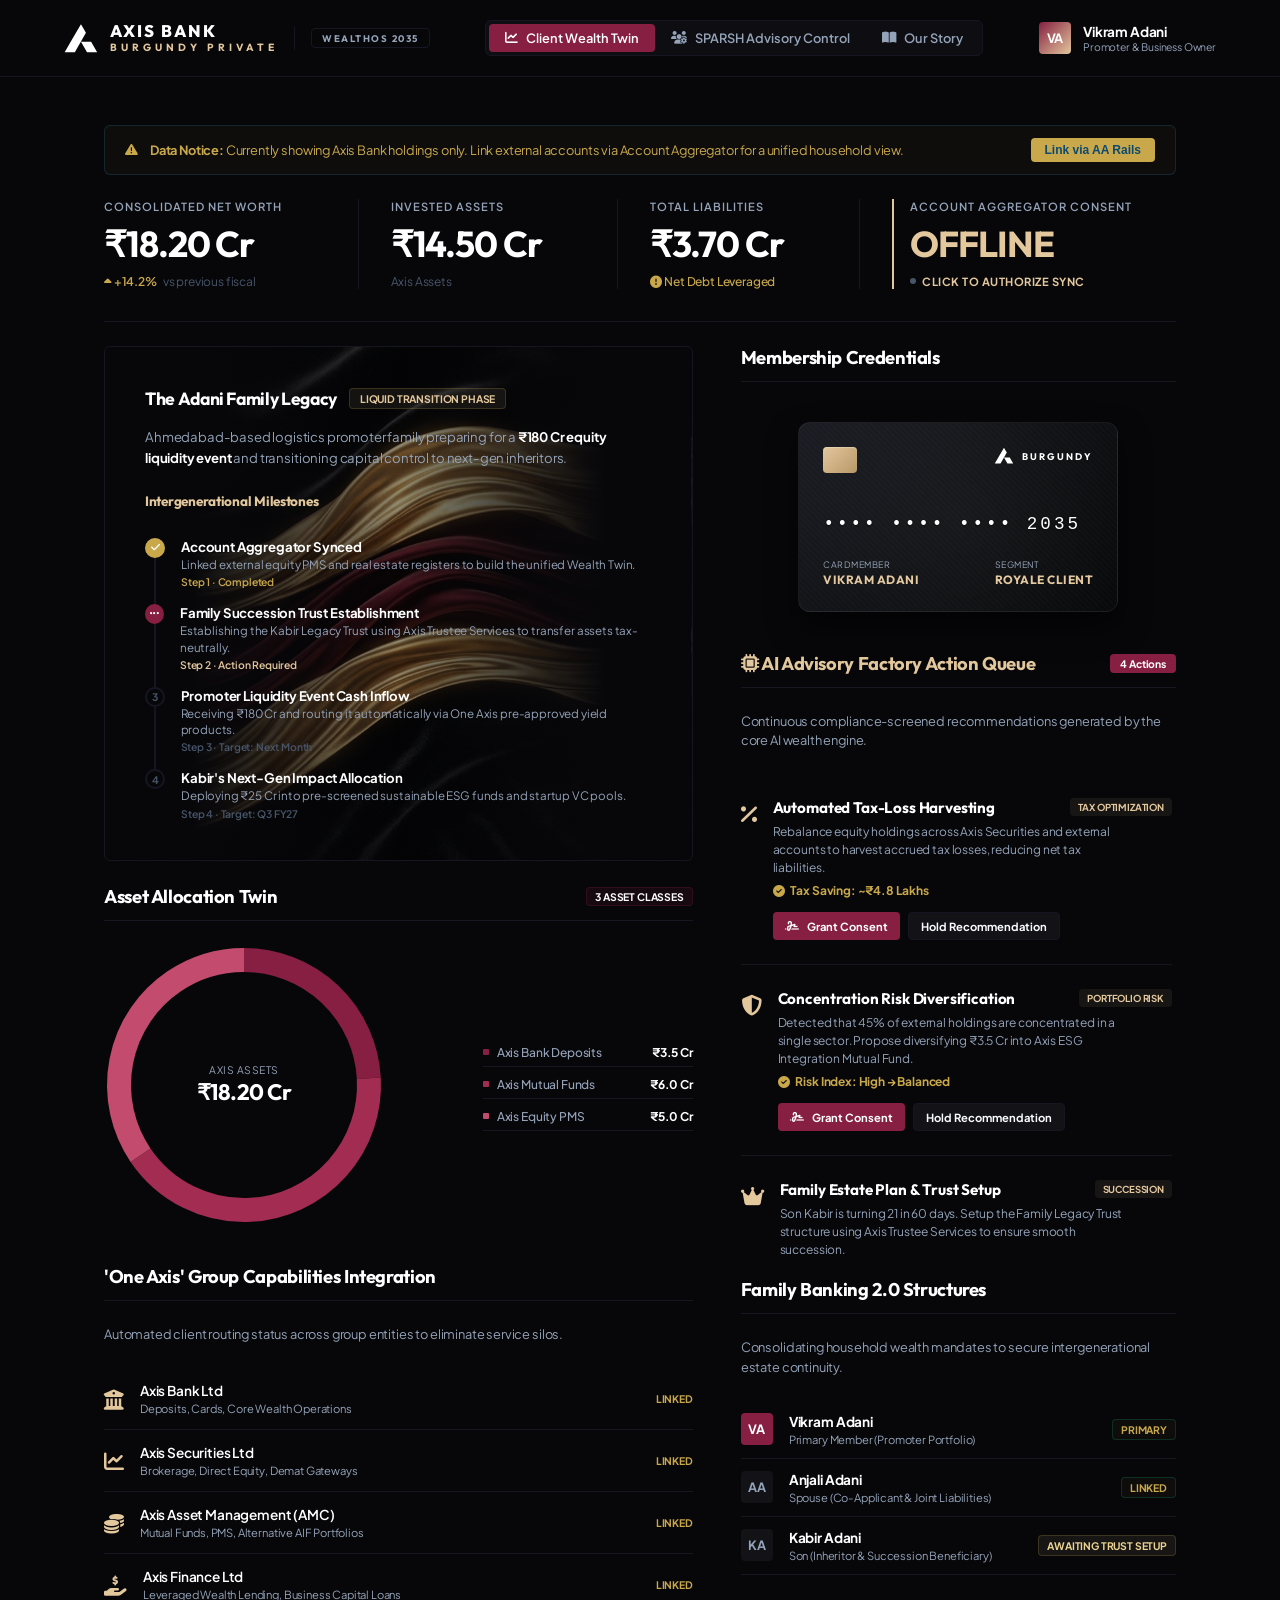
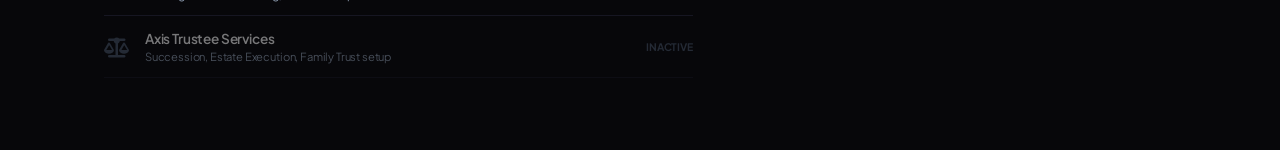
<file: index.html>
<!DOCTYPE html>
<html lang="en">
<head>
    <meta charset="UTF-8">
    <meta name="viewport" content="width=device-width, initial-scale=1.0">
    <title>Axis Burgundy Private — WealthOS 2035 Control Hub</title>
    <!-- Google Fonts -->
    <link rel="preconnect" href="https://fonts.googleapis.com">
    <link rel="preconnect" href="https://fonts.gstatic.com" crossorigin>
    <link href="https://fonts.googleapis.com/css2?family=Plus+Jakarta+Sans:wght@400;500;600;700&family=Outfit:wght@500;600;700;800&display=swap" rel="stylesheet">
    <!-- FontAwesome for Professional Icons -->
    <link rel="stylesheet" href="https://cdnjs.cloudflare.com/ajax/libs/font-awesome/6.4.0/css/all.min.css">
    <link rel="stylesheet" href="styles.css">
</head>
<body>
    <!-- Top Corporate Header -->
    <header class="axis-header">
        <div class="axis-brand-container">
            <!-- Axis Chevron Logo Emblem -->
            <div class="axis-logo-wrapper">
                <svg viewBox="0 0 285 250" width="34" height="30">
                    <!-- Official Axis Left Emblem Path -->
                    <path d="M 142.27,10.47 C 156.13,34.28 170.11,58.02 183.82,81.92 C 161.66,121.01 139.82,160.29 116.91,198.95 C 108.12,213.79 99.57,228.77 90.88,243.66 C 62.7,243.83 34.52,243.82 6.34,243.78 C 7.2,241.85 8.05,239.91 9.09,238.07 C 53.46,162.19 98,86.41 142.27,10.47 z" fill="#FFFFFF"/>
                    <!-- Official Axis Right Emblem Path -->
                    <path d="M 142.28,155.63 C 170.56,155.62 198.84,155.42 227.12,155.89 C 243.96,185.25 261.34,214.29 278.03,243.73 C 249.75,243.87 221.48,243.76 193.2,243.74 C 176.37,214.28 158.79,185.27 142.28,155.63 z" fill="#FFFFFF"/>
                </svg>
            </div>
            <div class="axis-text-wrapper">
                <span class="axis-main-title">AXIS BANK</span>
                <span class="axis-sub-title">BURGUNDY PRIVATE</span>
            </div>
            <div class="vertical-divider"></div>
            <div class="system-badge">WEALTHOS 2035</div>
        </div>

        <nav class="portal-tabs">
            <button class="portal-tab-btn active" id="btn-client-view" onclick="switchView('client')">
                <i class="fa-solid fa-chart-line"></i> Client Wealth Twin
            </button>
            <button class="portal-tab-btn" id="btn-rm-view" onclick="switchView('rm')">
                <i class="fa-solid fa-users-gear"></i> SPARSH Advisory Control
            </button>
            <button class="portal-tab-btn" id="btn-story-view" onclick="switchView('story')">
                <i class="fa-solid fa-book-open"></i> Our Story
            </button>
        </nav>

        <div class="user-profile">
            <div class="user-avatar-initials">VA</div>
            <div class="user-meta">
                <span class="user-name" id="user-display-name">Vikram Adani</span>
                <span class="user-segment" id="user-display-role">Promoter & Business Owner</span>
            </div>
        </div>
    </header>

    <main class="main-content-layout">
        <!-- ──────────────────────────────────────────────────────── -->
        <!-- VIEW 1: CLIENT WEALTH TWIN DASHBOARD                     -->
        <!-- ──────────────────────────────────────────────────────── -->
        <section id="client-view" class="dashboard-view active">
            <!-- Corporate Alert banner for AA offline -->
            <div class="alert-banner" id="aa-alert-banner">
                <div class="alert-content">
                    <i class="fa-solid fa-triangle-exclamation"></i>
                    <span><strong>Data Notice:</strong> Currently showing Axis Bank holdings only. Link external accounts via Account Aggregator for a unified household view.</span>
                </div>
                <button class="alert-action-btn" onclick="toggleAccountAggregator()">Link via AA Rails</button>
            </div>

            <!-- Key Balance Sheet Stats -->
            <div class="balance-sheet-grid">
                <div class="bs-card">
                    <span class="bs-card-lbl">Consolidated Net Worth</span>
                    <h2 class="bs-card-val" id="net-worth-val">₹18.20 Cr</h2>
                    <div class="bs-card-meta">
                        <span class="trend-indicator upward"><i class="fa-solid fa-caret-up"></i> +14.2%</span>
                        <span class="text-muted">vs previous fiscal</span>
                    </div>
                </div>
                
                <div class="bs-card">
                    <span class="bs-card-lbl">Invested Assets</span>
                    <h2 class="bs-card-val" id="assets-val">₹14.50 Cr</h2>
                    <div class="bs-card-meta">
                        <span class="source-tag" id="assets-status">Axis Assets</span>
                    </div>
                </div>

                <div class="bs-card">
                    <span class="bs-card-lbl">Total Liabilities</span>
                    <h2 class="bs-card-val" id="liabilities-val">₹3.70 Cr</h2>
                    <div class="bs-card-meta">
                        <span class="text-danger"><i class="fa-solid fa-circle-exclamation"></i> Net Debt Leveraged</span>
                    </div>
                </div>

                <div class="bs-card interactive-sync-card" onclick="toggleAccountAggregator()">
                    <span class="bs-card-lbl">Account Aggregator Consent</span>
                    <h2 class="bs-card-val text-burgundy" id="aa-status-text">OFFLINE</h2>
                    <div class="bs-card-meta flex-between">
                        <span class="status-indicator-dot" id="aa-status-dot"></span>
                        <span class="action-text" id="aa-action-hint">Click to authorize sync</span>
                    </div>
                </div>
            </div>

            <!-- Dashboard Columns Split -->
            <div class="portal-grid-split">
                <!-- Left Panel: Family Legacy & Timeline -->
                <div class="portal-left-panel">
                    <!-- The Family Wealth Narrative & Timeline (The Story) -->
                    <div class="corporate-card">
                        <div class="family-narrative-container">
                            <div class="narrative-header">
                                <h4>The Adani Family Legacy</h4>
                                <span class="status-pill">Liquid Transition Phase</span>
                            </div>
                            <p class="narrative-body">
                                Ahmedabad-based logistics promoter family preparing for a <strong>₹180 Cr equity liquidity event</strong> and transitioning capital control to next-gen inheritors.
                            </p>
                            
                            <div class="card-title-bar" style="margin-top: 1.5rem; margin-bottom: 0.5rem; border-bottom: none;">
                                <h3 style="font-size: 0.85rem; color: var(--gold);">Intergenerational Milestones</h3>
                            </div>
                            <div class="timeline-container">
                                <div class="timeline-item completed">
                                    <div class="timeline-dot"><i class="fa-solid fa-check"></i></div>
                                    <div class="timeline-content">
                                        <h5>Account Aggregator Synced</h5>
                                        <p>Linked external equity PMS and real estate registers to build the unified Wealth Twin.</p>
                                        <span>Step 1 · Completed</span>
                                    </div>
                                </div>
                                <div class="timeline-item active" id="eco-trustee-timeline">
                                    <div class="timeline-dot"><i class="fa-solid fa-ellipsis"></i></div>
                                    <div class="timeline-content">
                                        <h5>Family Succession Trust Establishment</h5>
                                        <p>Establishing the Kabir Legacy Trust using Axis Trustee Services to transfer assets tax-neutrally.</p>
                                        <span>Step 2 · Action Required</span>
                                    </div>
                                </div>
                                <div class="timeline-item">
                                    <div class="timeline-dot">3</div>
                                    <div class="timeline-content">
                                        <h5>Promoter Liquidity Event Cash Inflow</h5>
                                        <p>Receiving ₹180 Cr and routing it automatically via One Axis pre-approved yield products.</p>
                                        <span>Step 3 · Target: Next Month</span>
                                    </div>
                                </div>
                                <div class="timeline-item">
                                    <div class="timeline-dot">4</div>
                                    <div class="timeline-content">
                                        <h5>Kabir's Next-Gen Impact Allocation</h5>
                                        <p>Deploying ₹25 Cr into pre-screened sustainable ESG funds and startup VC pools.</p>
                                        <span>Step 4 · Target: Q3 FY27</span>
                                    </div>
                                </div>
                            </div>
                        </div>
                    </div>

                    <!-- Asset Allocation Twin -->
                    <div class="corporate-card">
                        <div class="card-title-bar">
                            <h3>Asset Allocation Twin</h3>
                            <span class="badge" id="asset-count-badge">3 Asset Classes</span>
                        </div>
                        <div class="chart-flex-container">
                            <div class="canvas-wrapper">
                                <canvas id="allocationChart" width="280" height="280"></canvas>
                                <div class="canvas-inner-label">
                                    <span class="inner-title" id="center-label-title">Axis Holdings</span>
                                    <span class="inner-value" id="center-label-val">₹18.20 Cr</span>
                                </div>
                            </div>
                            <div class="legend-table" id="allocationLegend">
                                <!-- Legend elements loaded dynamically -->
                            </div>
                        </div>
                    </div>

                    <!-- One Axis Group Legal Entities status -->
                    <div class="corporate-card">
                        <div class="card-title-bar">
                            <h3>'One Axis' Group Capabilities Integration</h3>
                        </div>
                        <p class="card-subtext">Automated client routing status across group entities to eliminate service silos.</p>
                        <div class="ecosystem-routing-list">
                            <div class="routing-item active">
                                <div class="routing-icon"><i class="fa-solid fa-building-columns"></i></div>
                                <div class="routing-meta">
                                    <strong>Axis Bank Ltd</strong>
                                    <span>Deposits, Cards, Core Wealth Operations</span>
                                </div>
                                <div class="routing-status">Linked</div>
                            </div>
                            <div class="routing-item active">
                                <div class="routing-icon"><i class="fa-solid fa-chart-line"></i></div>
                                <div class="routing-meta">
                                    <strong>Axis Securities Ltd</strong>
                                    <span>Brokerage, Direct Equity, Demat Gateways</span>
                                </div>
                                <div class="routing-status">Linked</div>
                            </div>
                            <div class="routing-item active">
                                <div class="routing-icon"><i class="fa-solid fa-coins"></i></div>
                                <div class="routing-meta">
                                    <strong>Axis Asset Management (AMC)</strong>
                                    <span>Mutual Funds, PMS, Alternative AIF Portfolios</span>
                                </div>
                                <div class="routing-status">Linked</div>
                            </div>
                            <div class="routing-item active">
                                <div class="routing-icon"><i class="fa-solid fa-hand-holding-dollar"></i></div>
                                <div class="routing-meta">
                                    <strong>Axis Finance Ltd</strong>
                                    <span>Leveraged Wealth Lending, Business Capital Loans</span>
                                </div>
                                <div class="routing-status">Linked</div>
                            </div>
                            <div class="routing-item" id="eco-trustee">
                                <div class="routing-icon"><i class="fa-solid fa-scale-balanced"></i></div>
                                <div class="routing-meta">
                                    <strong>Axis Trustee Services</strong>
                                    <span>Succession, Estate Execution, Family Trust setup</span>
                                </div>
                                <div class="routing-status">Inactive</div>
                            </div>
                        </div>
                    </div>
                </div>

                <!-- Right: Asset Allocation & Action Queue -->
                <div class="portal-right-panel">
                    <!-- Burgundy Private Metal Card Widget -->
                    <div class="corporate-card">
                        <div class="card-title-bar">
                            <h3>Membership Credentials</h3>
                        </div>
                        <div class="metal-card-container">
                            <div class="private-metal-card">
                                <div class="metal-card-glow"></div>
                                <div class="card-chip"></div>
                                <div class="card-header-logo">
                                    <svg viewBox="0 0 285 250" width="20" height="17">
                                        <path d="M 142.27,10.47 C 156.13,34.28 170.11,58.02 183.82,81.92 C 161.66,121.01 139.82,160.29 116.91,198.95 C 108.12,213.79 99.57,228.77 90.88,243.66 C 62.7,243.83 34.52,243.82 6.34,243.78 C 7.2,241.85 8.05,239.91 9.09,238.07 C 53.46,162.19 98,86.41 142.27,10.47 z" fill="#FFFFFF"/>
                                        <path d="M 142.28,155.63 C 170.56,155.62 198.84,155.42 227.12,155.89 C 243.96,185.25 261.34,214.29 278.03,243.73 C 249.75,243.87 221.48,243.76 193.2,243.74 C 176.37,214.28 158.79,185.27 142.28,155.63 z" fill="#FFFFFF"/>
                                    </svg>
                                    <span class="card-logo-text">BURGUNDY</span>
                                </div>
                                <div class="card-number">•••• •••• •••• 2035</div>
                                <div class="card-footer">
                                    <div class="card-holder">
                                        <span class="lbl">Cardmember</span>
                                        <span class="val">VIKRAM ADANI</span>
                                    </div>
                                    <div class="card-segment">
                                        <span class="lbl">Segment</span>
                                        <span class="val">ROYALE CLIENT</span>
                                    </div>
                                </div>
                            </div>
                        </div>
                    </div>

                    <div class="corporate-card border-burgundy">
                        <div class="card-title-bar">
                            <h3 class="text-burgundy"><i class="fa-solid fa-microchip"></i> AI Advisory Factory Action Queue</h3>
                            <span class="action-count-badge" id="action-count-badge">4 Actions</span>
                        </div>
                        <p class="card-subtext">Continuous compliance-screened recommendations generated by the core AI wealth engine.</p>
                        
                        <div class="corporate-action-list" id="advice-action-list">
                            <!-- Generated Dynamically -->
                        </div>
                    </div>

                    <!-- Family Banking Structuring -->
                    <div class="corporate-card">
                        <div class="card-title-bar">
                            <h3>Family Banking 2.0 Structures</h3>
                        </div>
                        <p class="card-subtext">Consolidating household wealth mandates to secure intergenerational estate continuity.</p>
                        <div class="family-structure-list">
                            <div class="family-member-row">
                                <div class="member-badge primary">VA</div>
                                <div class="member-details">
                                    <strong>Vikram Adani</strong>
                                    <span>Primary Member (Promoter Portfolio)</span>
                                </div>
                                <span class="badge-status success">Primary</span>
                            </div>
                            <div class="family-member-row">
                                <div class="member-badge">AA</div>
                                <div class="member-details">
                                    <strong>Anjali Adani</strong>
                                    <span>Spouse (Co-Applicant & Joint Liabilities)</span>
                                </div>
                                <span class="badge-status success">Linked</span>
                            </div>
                            <div class="family-member-row">
                                <div class="member-badge">KA</div>
                                <div class="member-details">
                                    <strong>Kabir Adani</strong>
                                    <span>Son (Inheritor & Succession Beneficiary)</span>
                                </div>
                                <span class="badge-status warning" id="kabir-link-status">Awaiting Trust setup</span>
                            </div>
                        </div>
                    </div>
                </div>
            </div>
        </section>

        <!-- ──────────────────────────────────────────────────────── -->
        <!-- VIEW 2: RELATIONSHIP MANAGER / POD CONTROL               -->
        <!-- ──────────────────────────────────────────────────────── -->
        <section id="rm-view" class="dashboard-view">
            <div class="rm-portal-layout">
                <!-- Left Sidebar: Client List & Pod Members -->
                <div class="rm-left-sidebar">
                    <div class="corporate-card dense-card">
                        <div class="card-title-bar">
                            <h3>Pod Client Roster</h3>
                        </div>
                        <div class="roster-search">
                            <i class="fa-solid fa-magnifying-glass"></i>
                            <input type="text" placeholder="Filter roster by client or segment..." id="client-search-input">
                        </div>
                        <div class="roster-list">
                            <div class="roster-item active" onclick="selectClient('Vikram Adani')">
                                <div class="roster-initials burgundy-bg">VA</div>
                                <div class="roster-details">
                                    <strong>Vikram Adani</strong>
                                    <span>₹42.50 Cr · Logistics Promoter</span>
                                </div>
                                <span class="roster-tag premium">UHNI</span>
                            </div>
                            <div class="roster-item" onclick="selectClient('Rajesh Sharma')">
                                <div class="roster-initials">RS</div>
                                <div class="roster-details">
                                    <strong>Rajesh Sharma</strong>
                                    <span>₹8.40 Cr · Agri-Exporter</span>
                                </div>
                                <span class="roster-tag">Affluent</span>
                            </div>
                            <div class="roster-item" onclick="selectClient('Dr. Priya Patel')">
                                <div class="roster-initials">PP</div>
                                <div class="roster-details">
                                    <strong>Dr. Priya Patel</strong>
                                    <span>₹12.10 Cr · Cardiologist</span>
                                </div>
                                <span class="roster-tag">Affluent</span>
                            </div>
                        </div>
                    </div>

                    <!-- Pod Members / Roles -->
                    <div class="corporate-card dense-card">
                        <div class="card-title-bar">
                            <h3>Advisory Pod Configuration</h3>
                        </div>
                        <div class="pod-configuration-list">
                            <div class="pod-member-row">
                                <div class="role-avatar rm-color"><i class="fa-solid fa-user-tie"></i></div>
                                <div class="role-details">
                                    <strong>Arnika Dixit</strong>
                                    <span>Relationship & Family Lead</span>
                                </div>
                            </div>
                            <div class="pod-member-row">
                                <div class="role-avatar port-color"><i class="fa-solid fa-compass-drafting"></i></div>
                                <div class="role-details">
                                    <strong>Devang Mehta</strong>
                                    <span>Portfolio & Quants Architect</span>
                                </div>
                            </div>
                            <div class="pod-member-row">
                                <div class="role-avatar credit-color"><i class="fa-solid fa-credit-card"></i></div>
                                <div class="role-details">
                                    <strong>Siddharth Rao</strong>
                                    <span>Credit & Leverage Specialist</span>
                                </div>
                            </div>
                        </div>
                    </div>
                </div>

                <!-- Right Workspace: Briefing, Suitability & Collab Workspace -->
                <div class="rm-main-workspace">
                    <!-- AI Briefing Dossier -->
                    <div class="corporate-card">
                        <div class="card-title-bar">
                            <h3>AI-Generated Client Briefing Dossier: <span id="briefing-client-name" class="text-burgundy">Vikram Adani</span></h3>
                            <button class="btn-refresh" onclick="generateDossier()"><i class="fa-solid fa-arrows-rotate"></i> Sync Dossier</button>
                        </div>
                        <div class="dossier-inner-content" id="dossier-content">
                            <!-- Generated Dynamically -->
                        </div>
                    </div>

                    <!-- Pod Collaborative Log -->
                    <div class="corporate-card">
                        <div class="card-title-bar">
                            <h3>Pod Collaboration & Audit Trail Log</h3>
                            <div class="pod-tab-links">
                                <button class="pod-tab-link active" onclick="switchPodTab('rm')">Lead RM</button>
                                <button class="pod-tab-link" onclick="switchPodTab('portfolio')">Portfolio</button>
                                <button class="pod-tab-link" onclick="switchPodTab('credit')">Credit</button>
                            </div>
                        </div>
                        <div class="pod-comments-log" id="pod-workspace-container">
                            <!-- Generated Dynamically -->
                        </div>
                        <div class="pod-comment-editor">
                            <input type="text" placeholder="Enter notes to append to compliance log..." id="pod-comment-input">
                            <button class="btn btn-burgundy-outline" onclick="addPodComment()"><i class="fa-solid fa-paper-plane"></i> Log Entry</button>
                        </div>
                    </div>

                    <!-- SEBI Suitability Checker -->
                    <div class="corporate-card suitability-container">
                        <div class="card-title-bar">
                            <h3>SPARSH Suitability & Compliance Auditing Monitor</h3>
                            <span class="compliance-badge"><i class="fa-solid fa-gavel"></i> SEBI/RBI Guardrails</span>
                        </div>
                        <p class="card-subtext">Pre-screen and validate investment advice parameters to ensure strict risk suitability matching prior to execution.</p>
                        
                        <div class="suitability-audit-split">
                            <div class="audit-inputs">
                                <label for="proposed-product">Proposed Investment Product:</label>
                                <select id="proposed-product" onchange="resetSuitabilityState()">
                                    <option value="">-- Select Asset Class --</option>
                                    <option value="high-beta-aif">Axis High Beta Venture AIF (High Volatility Alternative)</option>
                                    <option value="esg-mutual-fund">Axis ESG Integration Equity Fund (Diversified Equity)</option>
                                    <option value="short-term-debt">Axis Ultra Short Term Bond Fund (Liquid Debt)</option>
                                    <option value="crypto-index">Offshore Cryptocurrency Index Tracker (Unregulated Asset)</option>
                                </select>

                                <label for="proposed-weight">Allocation Weight:</label>
                                <div class="weight-flex-input">
                                    <input type="range" id="proposed-weight" min="1" max="50" value="10" oninput="document.getElementById('weight-display').innerText = this.value + '%'; resetSuitabilityState();">
                                    <span id="weight-display">10%</span>
                                </div>
                                
                                <button class="btn btn-burgundy btn-lg" onclick="runSuitabilityCheck()"><i class="fa-solid fa-shield-check"></i> Execute Suitability Check</button>
                            </div>

                            <div class="audit-results" id="suitability-result-box">
                                <div class="result-placeholder">
                                    <i class="fa-solid fa-shield-heart"></i>
                                    <p>Select a product and verify compliance to display audited results.</p>
                                </div>
                            </div>
                        </div>
                    </div>
                </div>
            </div>
        </section>

        <!-- Our Story (Strategic Pitch) View -->
        <section id="story-view" class="dashboard-view">
            <div class="story-container">
                <div class="story-header">
                    <h1>AXIS WEALTHOS 2035</h1>
                    <span class="story-tagline">Making the Household the Operating System of One Axis</span>
                </div>

                <div class="story-stat-grid">
                    <div class="story-stat-card">
                        <div class="story-stat-num">$2.3T</div>
                        <div class="story-stat-lbl">India Wealth Opportunity</div>
                    </div>
                    <div class="story-stat-card">
                        <div class="story-stat-num">+25%</div>
                        <div class="story-stat-lbl">RM Capacity Lift</div>
                    </div>
                    <div class="story-stat-card">
                        <div class="story-stat-num">-18%</div>
                        <div class="story-stat-lbl">Cost-to-Serve Optimization</div>
                    </div>
                    <div class="story-stat-card">
                        <div class="story-stat-num">21.4%</div>
                        <div class="story-stat-lbl">Project IRR Base Case</div>
                    </div>
                </div>

                <div class="story-grid-2">
                    <div class="story-section">
                        <h2>1. Rationale: The Shifting Demographics of Wealth</h2>
                        <p class="story-body-text">
                            India is entering a historic wealth transition. Driven by rapid digitization and localized growth, the country's affluent class is projected to double to <strong>$2.3 Trillion by 2030</strong>.
                        </p>
                        <p class="story-body-text">
                            Crucially, over <strong>50% of incremental wealth creators</strong> reside outside major metropolitan centers. Meeting this demand requires a dramatic scale shift: moving away from traditional, manual RM-led coverage towards a hybrid, AI-native operating model.
                        </p>
                        <p class="story-body-text">
                            Traditional RMs currently spend <strong>67% of their time on administrative tasks</strong> like statement aggregation and manual compliance pre-screening. By automating this workflow, WealthOS unblocks relationship managers to focus on what matters most: human trust and family dynamics.
                        </p>
                    </div>

                    <div class="story-section">
                        <h2>2. The Solution: Household-Centric WealthOS</h2>
                        <p class="story-body-text">
                            Rather than managing disconnected accounts, Axis WealthOS 2035 orchestrates the entire balance sheet of the family household:
                        </p>
                        <ul class="story-list">
                            <li class="story-list-item"><strong>Household Wealth Twin:</strong> A live, consolidated digital balance sheet that aggregates domestic assets and liabilities via the Account Aggregator (AA) network.</li>
                            <li class="story-list-item"><strong>AI Advisory Factory:</strong> Specialized background agents that scan the Wealth Twin to flag tax-loss harvesting, rebalancing drift, estate milestones, and credit runways.</li>
                            <li class="story-list-item"><strong>Collaborative Advisory Pods:</strong> Reorganizing front offices into collaborative pods (Lead RM, Portfolio Architect, and Credit Specialist) to bypass individual Generalist RM bottlenecks.</li>
                        </ul>
                    </div>
                </div>

                <div class="story-grid-2">
                    <div class="story-section">
                        <h2>3. Geographic Conquest: Hub-and-Spoke</h2>
                        <p class="story-body-text">
                            WealthOS enables a scalable <strong>Hub-and-Spoke model</strong> to capture Tier-2/3/4 growth without building brick-and-mortar regional offices:
                        </p>
                        <p class="story-body-text">
                            Centralized metropolitan expert Advisory Pods (the Hubs) handle complex asset modeling, structural credit underwriting, and estate planning virtually. 
                        </p>
                        <p class="story-body-text">
                            Local retail branch managers (the Spokes) serve as the physical trust anchors, using the automated AI advisory preps to deliver elite-level strategic wealth advice to regional clients.
                        </p>
                    </div>

                    <div class="story-section">
                        <h2>4. Defensible Feasibility & Governance</h2>
                        <p class="story-body-text">
                            Our business model is fully grounded under the <strong>Feasibility v2</strong> capacity constraints:
                        </p>
                        <ul class="story-list">
                            <li class="story-list-item"><strong>Grounded Capacity:</strong> Bounded by LRP capacity to a realistic 150/pod base (upside of 220/pod) to bypass the sum-of-caps error.</li>
                            <li class="story-list-item"><strong>Clear Hurdle:</strong> Delivers a <strong>₹132.7 Cr NPV and a 21.4% IRR</strong>, comfortably clearing Axis Bank's 20% hurdle rate.</li>
                            <li class="story-list-item"><strong>SPARSH Governance:</strong> Suitability audits and SEBI checks are hardcoded into every transaction, logging secure cryptographic signatures to prevent regulatory drift.</li>
                        </ul>
                    </div>
                </div>
            </div>
        </section>
    </main>

    <!-- Modal Notifications -->
    <div class="modal-overlay" id="notification-modal">
        <div class="modal-box">
            <div class="modal-status-icon text-burgundy" id="modal-icon-element"><i class="fa-solid fa-shield-check"></i></div>
            <h3 id="modal-title-text">Execution Logged</h3>
            <p id="modal-body-text">Transaction cleared by the advisory pod, formatted to audit trail, and sent to client signature queue.</p>
            <button class="btn btn-burgundy" onclick="closeModal()">Return to Dashboard</button>
        </div>
    </div>

    <!-- Script Entry -->
    <script src="app.js"></script>
</body>
</html>
</file>
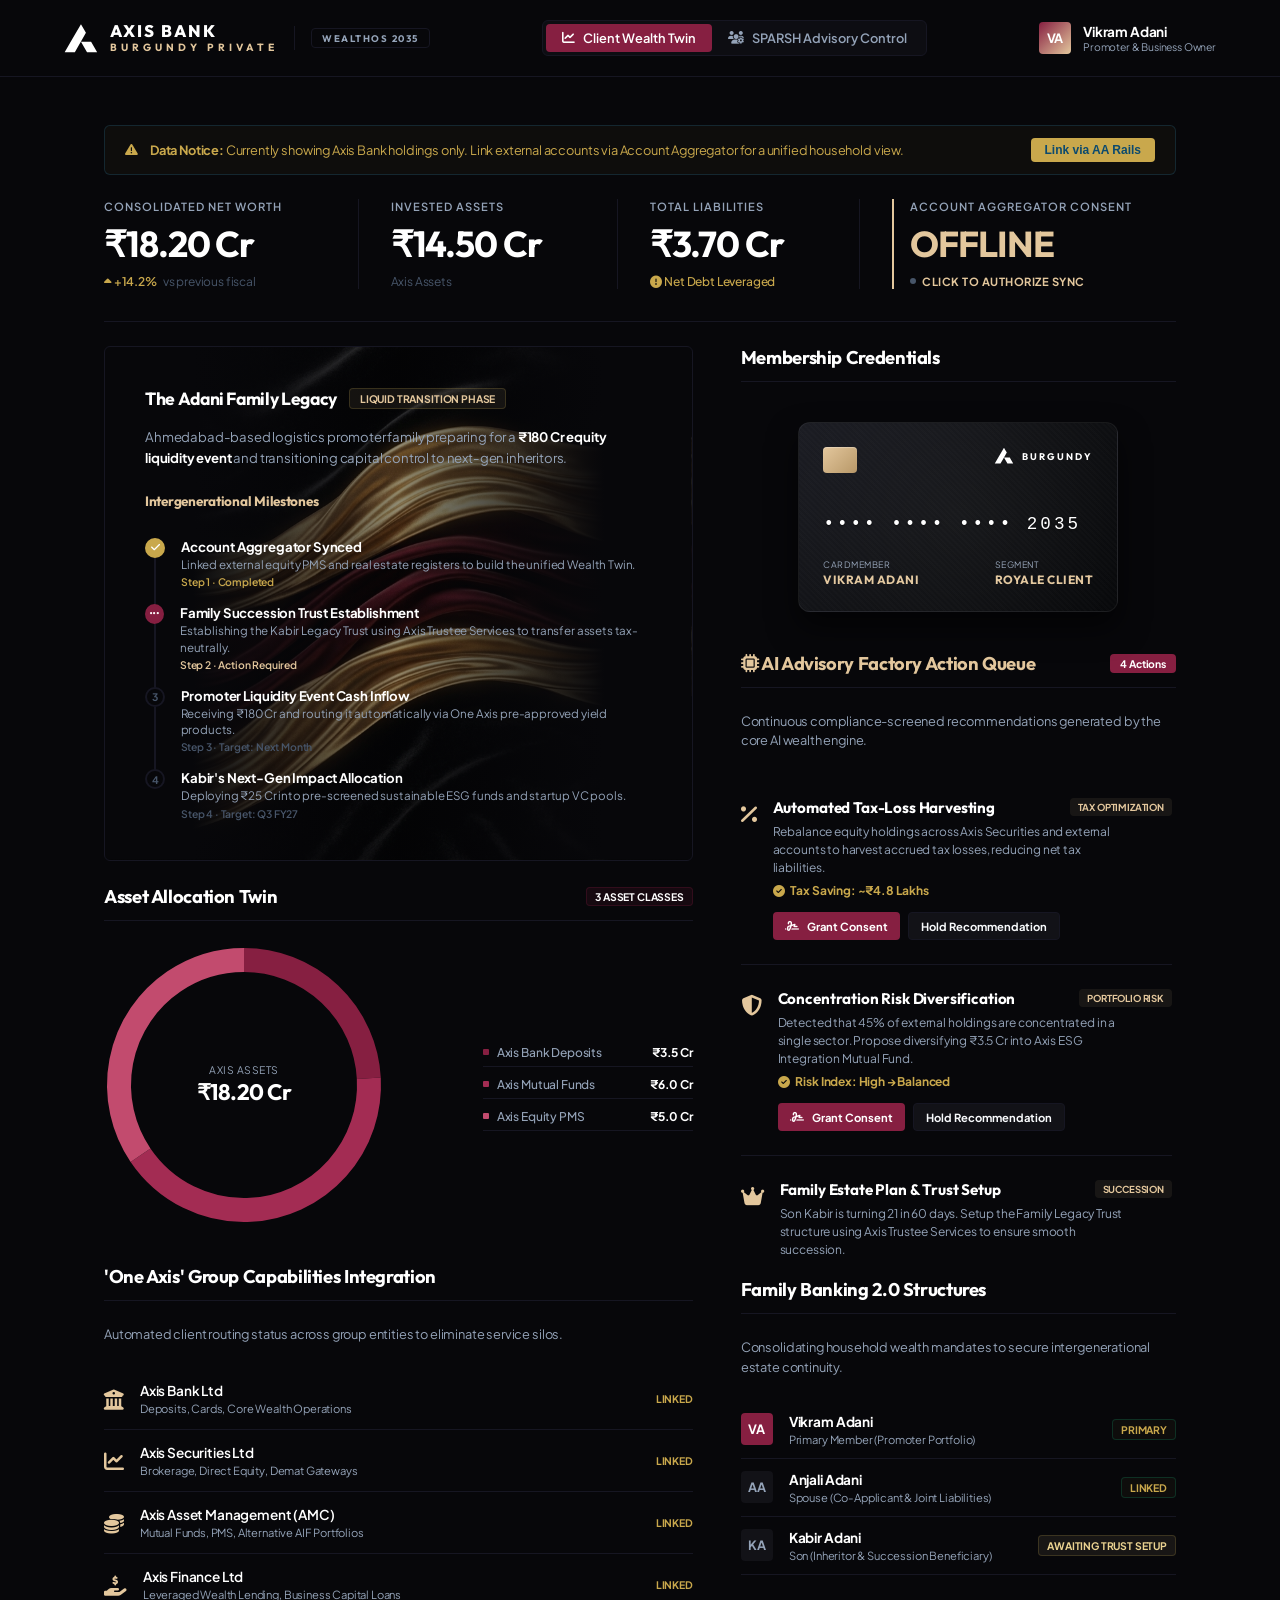
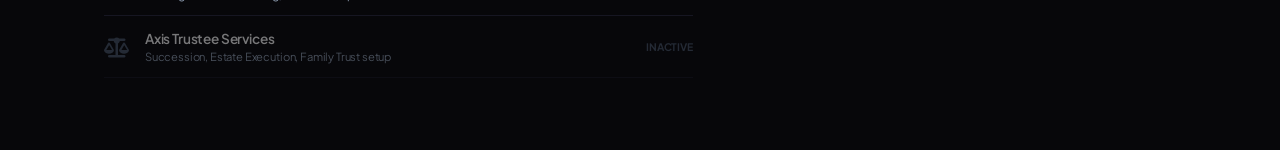
<file: portal/index.html>
<!DOCTYPE html>
<html lang="en">
<head>
    <meta charset="UTF-8">
    <meta name="viewport" content="width=device-width, initial-scale=1.0">
    <title>Axis Burgundy Private — WealthOS 2035 Control Hub</title>
    <!-- Google Fonts -->
    <link rel="preconnect" href="https://fonts.googleapis.com">
    <link rel="preconnect" href="https://fonts.gstatic.com" crossorigin>
    <link href="https://fonts.googleapis.com/css2?family=Plus+Jakarta+Sans:wght@400;500;600;700&family=Outfit:wght@500;600;700;800&display=swap" rel="stylesheet">
    <!-- FontAwesome for Professional Icons -->
    <link rel="stylesheet" href="https://cdnjs.cloudflare.com/ajax/libs/font-awesome/6.4.0/css/all.min.css">
    <link rel="stylesheet" href="styles.css">
</head>
<body>
    <!-- Top Corporate Header -->
    <header class="axis-header">
        <div class="axis-brand-container">
            <!-- Axis Chevron Logo Emblem -->
            <div class="axis-logo-wrapper">
                <svg viewBox="0 0 285 250" width="34" height="30">
                    <!-- Official Axis Left Emblem Path -->
                    <path d="M 142.27,10.47 C 156.13,34.28 170.11,58.02 183.82,81.92 C 161.66,121.01 139.82,160.29 116.91,198.95 C 108.12,213.79 99.57,228.77 90.88,243.66 C 62.7,243.83 34.52,243.82 6.34,243.78 C 7.2,241.85 8.05,239.91 9.09,238.07 C 53.46,162.19 98,86.41 142.27,10.47 z" fill="#FFFFFF"/>
                    <!-- Official Axis Right Emblem Path -->
                    <path d="M 142.28,155.63 C 170.56,155.62 198.84,155.42 227.12,155.89 C 243.96,185.25 261.34,214.29 278.03,243.73 C 249.75,243.87 221.48,243.76 193.2,243.74 C 176.37,214.28 158.79,185.27 142.28,155.63 z" fill="#FFFFFF"/>
                </svg>
            </div>
            <div class="axis-text-wrapper">
                <span class="axis-main-title">AXIS BANK</span>
                <span class="axis-sub-title">BURGUNDY PRIVATE</span>
            </div>
            <div class="vertical-divider"></div>
            <div class="system-badge">WEALTHOS 2035</div>
        </div>

        <nav class="portal-tabs">
            <button class="portal-tab-btn active" id="btn-client-view" onclick="switchView('client')">
                <i class="fa-solid fa-chart-line"></i> Client Wealth Twin
            </button>
            <button class="portal-tab-btn" id="btn-rm-view" onclick="switchView('rm')">
                <i class="fa-solid fa-users-gear"></i> SPARSH Advisory Control
            </button>
        </nav>

        <div class="user-profile">
            <div class="user-avatar-initials">VA</div>
            <div class="user-meta">
                <span class="user-name" id="user-display-name">Vikram Adani</span>
                <span class="user-segment" id="user-display-role">Promoter & Business Owner</span>
            </div>
        </div>
    </header>

    <main class="main-content-layout">
        <!-- ──────────────────────────────────────────────────────── -->
        <!-- VIEW 1: CLIENT WEALTH TWIN DASHBOARD                     -->
        <!-- ──────────────────────────────────────────────────────── -->
        <section id="client-view" class="dashboard-view active">
            <!-- Corporate Alert banner for AA offline -->
            <div class="alert-banner" id="aa-alert-banner">
                <div class="alert-content">
                    <i class="fa-solid fa-triangle-exclamation"></i>
                    <span><strong>Data Notice:</strong> Currently showing Axis Bank holdings only. Link external accounts via Account Aggregator for a unified household view.</span>
                </div>
                <button class="alert-action-btn" onclick="toggleAccountAggregator()">Link via AA Rails</button>
            </div>

            <!-- Key Balance Sheet Stats -->
            <div class="balance-sheet-grid">
                <div class="bs-card">
                    <span class="bs-card-lbl">Consolidated Net Worth</span>
                    <h2 class="bs-card-val" id="net-worth-val">₹18.20 Cr</h2>
                    <div class="bs-card-meta">
                        <span class="trend-indicator upward"><i class="fa-solid fa-caret-up"></i> +14.2%</span>
                        <span class="text-muted">vs previous fiscal</span>
                    </div>
                </div>
                
                <div class="bs-card">
                    <span class="bs-card-lbl">Invested Assets</span>
                    <h2 class="bs-card-val" id="assets-val">₹14.50 Cr</h2>
                    <div class="bs-card-meta">
                        <span class="source-tag" id="assets-status">Axis Assets</span>
                    </div>
                </div>

                <div class="bs-card">
                    <span class="bs-card-lbl">Total Liabilities</span>
                    <h2 class="bs-card-val" id="liabilities-val">₹3.70 Cr</h2>
                    <div class="bs-card-meta">
                        <span class="text-danger"><i class="fa-solid fa-circle-exclamation"></i> Net Debt Leveraged</span>
                    </div>
                </div>

                <div class="bs-card interactive-sync-card" onclick="toggleAccountAggregator()">
                    <span class="bs-card-lbl">Account Aggregator Consent</span>
                    <h2 class="bs-card-val text-burgundy" id="aa-status-text">OFFLINE</h2>
                    <div class="bs-card-meta flex-between">
                        <span class="status-indicator-dot" id="aa-status-dot"></span>
                        <span class="action-text" id="aa-action-hint">Click to authorize sync</span>
                    </div>
                </div>
            </div>

            <!-- Dashboard Columns Split -->
            <div class="portal-grid-split">
                <!-- Left Panel: Family Legacy & Timeline -->
                <div class="portal-left-panel">
                    <!-- The Family Wealth Narrative & Timeline (The Story) -->
                    <div class="corporate-card">
                        <div class="family-narrative-container">
                            <div class="narrative-header">
                                <h4>The Adani Family Legacy</h4>
                                <span class="status-pill">Liquid Transition Phase</span>
                            </div>
                            <p class="narrative-body">
                                Ahmedabad-based logistics promoter family preparing for a <strong>₹180 Cr equity liquidity event</strong> and transitioning capital control to next-gen inheritors.
                            </p>
                            
                            <div class="card-title-bar" style="margin-top: 1.5rem; margin-bottom: 0.5rem; border-bottom: none;">
                                <h3 style="font-size: 0.85rem; color: var(--gold);">Intergenerational Milestones</h3>
                            </div>
                            <div class="timeline-container">
                                <div class="timeline-item completed">
                                    <div class="timeline-dot"><i class="fa-solid fa-check"></i></div>
                                    <div class="timeline-content">
                                        <h5>Account Aggregator Synced</h5>
                                        <p>Linked external equity PMS and real estate registers to build the unified Wealth Twin.</p>
                                        <span>Step 1 · Completed</span>
                                    </div>
                                </div>
                                <div class="timeline-item active" id="eco-trustee-timeline">
                                    <div class="timeline-dot"><i class="fa-solid fa-ellipsis"></i></div>
                                    <div class="timeline-content">
                                        <h5>Family Succession Trust Establishment</h5>
                                        <p>Establishing the Kabir Legacy Trust using Axis Trustee Services to transfer assets tax-neutrally.</p>
                                        <span>Step 2 · Action Required</span>
                                    </div>
                                </div>
                                <div class="timeline-item">
                                    <div class="timeline-dot">3</div>
                                    <div class="timeline-content">
                                        <h5>Promoter Liquidity Event Cash Inflow</h5>
                                        <p>Receiving ₹180 Cr and routing it automatically via One Axis pre-approved yield products.</p>
                                        <span>Step 3 · Target: Next Month</span>
                                    </div>
                                </div>
                                <div class="timeline-item">
                                    <div class="timeline-dot">4</div>
                                    <div class="timeline-content">
                                        <h5>Kabir's Next-Gen Impact Allocation</h5>
                                        <p>Deploying ₹25 Cr into pre-screened sustainable ESG funds and startup VC pools.</p>
                                        <span>Step 4 · Target: Q3 FY27</span>
                                    </div>
                                </div>
                            </div>
                        </div>
                    </div>

                    <!-- Asset Allocation Twin -->
                    <div class="corporate-card">
                        <div class="card-title-bar">
                            <h3>Asset Allocation Twin</h3>
                            <span class="badge" id="asset-count-badge">3 Asset Classes</span>
                        </div>
                        <div class="chart-flex-container">
                            <div class="canvas-wrapper">
                                <canvas id="allocationChart" width="280" height="280"></canvas>
                                <div class="canvas-inner-label">
                                    <span class="inner-title" id="center-label-title">Axis Holdings</span>
                                    <span class="inner-value" id="center-label-val">₹18.20 Cr</span>
                                </div>
                            </div>
                            <div class="legend-table" id="allocationLegend">
                                <!-- Legend elements loaded dynamically -->
                            </div>
                        </div>
                    </div>

                    <!-- One Axis Group Legal Entities status -->
                    <div class="corporate-card">
                        <div class="card-title-bar">
                            <h3>'One Axis' Group Capabilities Integration</h3>
                        </div>
                        <p class="card-subtext">Automated client routing status across group entities to eliminate service silos.</p>
                        <div class="ecosystem-routing-list">
                            <div class="routing-item active">
                                <div class="routing-icon"><i class="fa-solid fa-building-columns"></i></div>
                                <div class="routing-meta">
                                    <strong>Axis Bank Ltd</strong>
                                    <span>Deposits, Cards, Core Wealth Operations</span>
                                </div>
                                <div class="routing-status">Linked</div>
                            </div>
                            <div class="routing-item active">
                                <div class="routing-icon"><i class="fa-solid fa-chart-line"></i></div>
                                <div class="routing-meta">
                                    <strong>Axis Securities Ltd</strong>
                                    <span>Brokerage, Direct Equity, Demat Gateways</span>
                                </div>
                                <div class="routing-status">Linked</div>
                            </div>
                            <div class="routing-item active">
                                <div class="routing-icon"><i class="fa-solid fa-coins"></i></div>
                                <div class="routing-meta">
                                    <strong>Axis Asset Management (AMC)</strong>
                                    <span>Mutual Funds, PMS, Alternative AIF Portfolios</span>
                                </div>
                                <div class="routing-status">Linked</div>
                            </div>
                            <div class="routing-item active">
                                <div class="routing-icon"><i class="fa-solid fa-hand-holding-dollar"></i></div>
                                <div class="routing-meta">
                                    <strong>Axis Finance Ltd</strong>
                                    <span>Leveraged Wealth Lending, Business Capital Loans</span>
                                </div>
                                <div class="routing-status">Linked</div>
                            </div>
                            <div class="routing-item" id="eco-trustee">
                                <div class="routing-icon"><i class="fa-solid fa-scale-balanced"></i></div>
                                <div class="routing-meta">
                                    <strong>Axis Trustee Services</strong>
                                    <span>Succession, Estate Execution, Family Trust setup</span>
                                </div>
                                <div class="routing-status">Inactive</div>
                            </div>
                        </div>
                    </div>
                </div>

                <!-- Right: Asset Allocation & Action Queue -->
                <div class="portal-right-panel">
                    <!-- Burgundy Private Metal Card Widget -->
                    <div class="corporate-card">
                        <div class="card-title-bar">
                            <h3>Membership Credentials</h3>
                        </div>
                        <div class="metal-card-container">
                            <div class="private-metal-card">
                                <div class="metal-card-glow"></div>
                                <div class="card-chip"></div>
                                <div class="card-header-logo">
                                    <svg viewBox="0 0 285 250" width="20" height="17">
                                        <path d="M 142.27,10.47 C 156.13,34.28 170.11,58.02 183.82,81.92 C 161.66,121.01 139.82,160.29 116.91,198.95 C 108.12,213.79 99.57,228.77 90.88,243.66 C 62.7,243.83 34.52,243.82 6.34,243.78 C 7.2,241.85 8.05,239.91 9.09,238.07 C 53.46,162.19 98,86.41 142.27,10.47 z" fill="#FFFFFF"/>
                                        <path d="M 142.28,155.63 C 170.56,155.62 198.84,155.42 227.12,155.89 C 243.96,185.25 261.34,214.29 278.03,243.73 C 249.75,243.87 221.48,243.76 193.2,243.74 C 176.37,214.28 158.79,185.27 142.28,155.63 z" fill="#FFFFFF"/>
                                    </svg>
                                    <span class="card-logo-text">BURGUNDY</span>
                                </div>
                                <div class="card-number">•••• •••• •••• 2035</div>
                                <div class="card-footer">
                                    <div class="card-holder">
                                        <span class="lbl">Cardmember</span>
                                        <span class="val">VIKRAM ADANI</span>
                                    </div>
                                    <div class="card-segment">
                                        <span class="lbl">Segment</span>
                                        <span class="val">ROYALE CLIENT</span>
                                    </div>
                                </div>
                            </div>
                        </div>
                    </div>

                    <div class="corporate-card border-burgundy">
                        <div class="card-title-bar">
                            <h3 class="text-burgundy"><i class="fa-solid fa-microchip"></i> AI Advisory Factory Action Queue</h3>
                            <span class="action-count-badge" id="action-count-badge">4 Actions</span>
                        </div>
                        <p class="card-subtext">Continuous compliance-screened recommendations generated by the core AI wealth engine.</p>
                        
                        <div class="corporate-action-list" id="advice-action-list">
                            <!-- Generated Dynamically -->
                        </div>
                    </div>

                    <!-- Family Banking Structuring -->
                    <div class="corporate-card">
                        <div class="card-title-bar">
                            <h3>Family Banking 2.0 Structures</h3>
                        </div>
                        <p class="card-subtext">Consolidating household wealth mandates to secure intergenerational estate continuity.</p>
                        <div class="family-structure-list">
                            <div class="family-member-row">
                                <div class="member-badge primary">VA</div>
                                <div class="member-details">
                                    <strong>Vikram Adani</strong>
                                    <span>Primary Member (Promoter Portfolio)</span>
                                </div>
                                <span class="badge-status success">Primary</span>
                            </div>
                            <div class="family-member-row">
                                <div class="member-badge">AA</div>
                                <div class="member-details">
                                    <strong>Anjali Adani</strong>
                                    <span>Spouse (Co-Applicant & Joint Liabilities)</span>
                                </div>
                                <span class="badge-status success">Linked</span>
                            </div>
                            <div class="family-member-row">
                                <div class="member-badge">KA</div>
                                <div class="member-details">
                                    <strong>Kabir Adani</strong>
                                    <span>Son (Inheritor & Succession Beneficiary)</span>
                                </div>
                                <span class="badge-status warning" id="kabir-link-status">Awaiting Trust setup</span>
                            </div>
                        </div>
                    </div>
                </div>
            </div>
        </section>

        <!-- ──────────────────────────────────────────────────────── -->
        <!-- VIEW 2: RELATIONSHIP MANAGER / POD CONTROL               -->
        <!-- ──────────────────────────────────────────────────────── -->
        <section id="rm-view" class="dashboard-view">
            <div class="rm-portal-layout">
                <!-- Left Sidebar: Client List & Pod Members -->
                <div class="rm-left-sidebar">
                    <div class="corporate-card dense-card">
                        <div class="card-title-bar">
                            <h3>Pod Client Roster</h3>
                        </div>
                        <div class="roster-search">
                            <i class="fa-solid fa-magnifying-glass"></i>
                            <input type="text" placeholder="Filter roster by client or segment..." id="client-search-input">
                        </div>
                        <div class="roster-list">
                            <div class="roster-item active" onclick="selectClient('Vikram Adani')">
                                <div class="roster-initials burgundy-bg">VA</div>
                                <div class="roster-details">
                                    <strong>Vikram Adani</strong>
                                    <span>₹42.50 Cr · Logistics Promoter</span>
                                </div>
                                <span class="roster-tag premium">UHNI</span>
                            </div>
                            <div class="roster-item" onclick="selectClient('Rajesh Sharma')">
                                <div class="roster-initials">RS</div>
                                <div class="roster-details">
                                    <strong>Rajesh Sharma</strong>
                                    <span>₹8.40 Cr · Agri-Exporter</span>
                                </div>
                                <span class="roster-tag">Affluent</span>
                            </div>
                            <div class="roster-item" onclick="selectClient('Dr. Priya Patel')">
                                <div class="roster-initials">PP</div>
                                <div class="roster-details">
                                    <strong>Dr. Priya Patel</strong>
                                    <span>₹12.10 Cr · Cardiologist</span>
                                </div>
                                <span class="roster-tag">Affluent</span>
                            </div>
                        </div>
                    </div>

                    <!-- Pod Members / Roles -->
                    <div class="corporate-card dense-card">
                        <div class="card-title-bar">
                            <h3>Advisory Pod Configuration</h3>
                        </div>
                        <div class="pod-configuration-list">
                            <div class="pod-member-row">
                                <div class="role-avatar rm-color"><i class="fa-solid fa-user-tie"></i></div>
                                <div class="role-details">
                                    <strong>Arnika Dixit</strong>
                                    <span>Relationship & Family Lead</span>
                                </div>
                            </div>
                            <div class="pod-member-row">
                                <div class="role-avatar port-color"><i class="fa-solid fa-compass-drafting"></i></div>
                                <div class="role-details">
                                    <strong>Devang Mehta</strong>
                                    <span>Portfolio & Quants Architect</span>
                                </div>
                            </div>
                            <div class="pod-member-row">
                                <div class="role-avatar credit-color"><i class="fa-solid fa-credit-card"></i></div>
                                <div class="role-details">
                                    <strong>Siddharth Rao</strong>
                                    <span>Credit & Leverage Specialist</span>
                                </div>
                            </div>
                        </div>
                    </div>
                </div>

                <!-- Right Workspace: Briefing, Suitability & Collab Workspace -->
                <div class="rm-main-workspace">
                    <!-- AI Briefing Dossier -->
                    <div class="corporate-card">
                        <div class="card-title-bar">
                            <h3>AI-Generated Client Briefing Dossier: <span id="briefing-client-name" class="text-burgundy">Vikram Adani</span></h3>
                            <button class="btn-refresh" onclick="generateDossier()"><i class="fa-solid fa-arrows-rotate"></i> Sync Dossier</button>
                        </div>
                        <div class="dossier-inner-content" id="dossier-content">
                            <!-- Generated Dynamically -->
                        </div>
                    </div>

                    <!-- Pod Collaborative Log -->
                    <div class="corporate-card">
                        <div class="card-title-bar">
                            <h3>Pod Collaboration & Audit Trail Log</h3>
                            <div class="pod-tab-links">
                                <button class="pod-tab-link active" onclick="switchPodTab('rm')">Lead RM</button>
                                <button class="pod-tab-link" onclick="switchPodTab('portfolio')">Portfolio</button>
                                <button class="pod-tab-link" onclick="switchPodTab('credit')">Credit</button>
                            </div>
                        </div>
                        <div class="pod-comments-log" id="pod-workspace-container">
                            <!-- Generated Dynamically -->
                        </div>
                        <div class="pod-comment-editor">
                            <input type="text" placeholder="Enter notes to append to compliance log..." id="pod-comment-input">
                            <button class="btn btn-burgundy-outline" onclick="addPodComment()"><i class="fa-solid fa-paper-plane"></i> Log Entry</button>
                        </div>
                    </div>

                    <!-- SEBI Suitability Checker -->
                    <div class="corporate-card suitability-container">
                        <div class="card-title-bar">
                            <h3>SPARSH Suitability & Compliance Auditing Monitor</h3>
                            <span class="compliance-badge"><i class="fa-solid fa-gavel"></i> SEBI/RBI Guardrails</span>
                        </div>
                        <p class="card-subtext">Pre-screen and validate investment advice parameters to ensure strict risk suitability matching prior to execution.</p>
                        
                        <div class="suitability-audit-split">
                            <div class="audit-inputs">
                                <label for="proposed-product">Proposed Investment Product:</label>
                                <select id="proposed-product" onchange="resetSuitabilityState()">
                                    <option value="">-- Select Asset Class --</option>
                                    <option value="high-beta-aif">Axis High Beta Venture AIF (High Volatility Alternative)</option>
                                    <option value="esg-mutual-fund">Axis ESG Integration Equity Fund (Diversified Equity)</option>
                                    <option value="short-term-debt">Axis Ultra Short Term Bond Fund (Liquid Debt)</option>
                                    <option value="crypto-index">Offshore Cryptocurrency Index Tracker (Unregulated Asset)</option>
                                </select>

                                <label for="proposed-weight">Allocation Weight:</label>
                                <div class="weight-flex-input">
                                    <input type="range" id="proposed-weight" min="1" max="50" value="10" oninput="document.getElementById('weight-display').innerText = this.value + '%'; resetSuitabilityState();">
                                    <span id="weight-display">10%</span>
                                </div>
                                
                                <button class="btn btn-burgundy btn-lg" onclick="runSuitabilityCheck()"><i class="fa-solid fa-shield-check"></i> Execute Suitability Check</button>
                            </div>

                            <div class="audit-results" id="suitability-result-box">
                                <div class="result-placeholder">
                                    <i class="fa-solid fa-shield-heart"></i>
                                    <p>Select a product and verify compliance to display audited results.</p>
                                </div>
                            </div>
                        </div>
                    </div>
                </div>
            </div>
        </section>
    </main>

    <!-- Modal Notifications -->
    <div class="modal-overlay" id="notification-modal">
        <div class="modal-box">
            <div class="modal-status-icon text-burgundy" id="modal-icon-element"><i class="fa-solid fa-shield-check"></i></div>
            <h3 id="modal-title-text">Execution Logged</h3>
            <p id="modal-body-text">Transaction cleared by the advisory pod, formatted to audit trail, and sent to client signature queue.</p>
            <button class="btn btn-burgundy" onclick="closeModal()">Return to Dashboard</button>
        </div>
    </div>

    <!-- Script Entry -->
    <script src="app.js"></script>
</body>
</html>
</file>
<file: styles.css>
/* ────────────────────────────────────────────────────────
   AXIS BURGUNDY PRIVATE — PORTAL THEME (FLUID TYPOGRAPHY THEME - DEZERV-INSPIRED)
   ──────────────────────────────────────────────────────── */

:root {
    /* Brand Colors */
    --burgundy: #861F41;
    --burgundy-hover: #a32c53;
    --burgundy-light: rgba(134, 31, 65, 0.12);
    /* Sleek Understated Amber Champagne (Warm Premium Accent) */
    --gold: #E3C79D;               /* Glowing Amber Champagne */
    --gold-hover: #ECD6B8;
    --gold-light: rgba(227, 199, 157, 0.08);
    
    /* Backgrounds & Textures (Fluid Editorial Look) */
    --bg-dark: #07070a;            /* Pure dark base */
    --card-bg: transparent;        /* REMOVED generic card backgrounds */
    --border-grey: #161622;        /* Clean thin separating line */
    --border-hover: #2d2d3d;
    --border-accent: rgba(134, 31, 65, 0.25);
    
    /* Premium Typography Colors */
    --text-primary: #f8fafc;       /* Clean white/slate */
    --text-secondary: #94a3b8;     /* Muted slate grey */
    --text-light: #475569;         /* Muted label grey */
    --white: #FFFFFF;
    
    /* System Accents - Strictly Limited to Burgundy, Black, White, and Gold */
    --mint: #C9A84C;               
    --mint-light: rgba(201, 168, 76, 0.04);
    --red-alert: #C9A84C;          
    --red-alert-light: rgba(201, 168, 76, 0.04);
    --blue-info: #C9A84C;          
    --blue-info-light: rgba(201, 168, 76, 0.04);
    
    /* Typography Specs */
    --font-display: 'Outfit', sans-serif;
    --font-body: 'Plus Jakarta Sans', sans-serif;
    
    /* Border Radii */
    --radius-sharp: 4px;
    --radius-card: 6px;
    
    /* Transitions */
    --transition-clean: all 0.2s ease-in-out;
}

/* Global Reset */
* {
    margin: 0;
    padding: 0;
    box-sizing: border-box;
}

body {
    background-color: var(--bg-dark);
    color: var(--text-primary);
    font-family: var(--font-body);
    min-height: 100vh;
    overflow-x: hidden;
    letter-spacing: -0.01em;
}

/* Custom Scrollbar */
::-webkit-scrollbar {
    width: 4px;
    height: 4px;
}
::-webkit-scrollbar-track {
    background: var(--bg-dark);
}
::-webkit-scrollbar-thumb {
    background: #161622;
    border-radius: var(--radius-sharp);
}
::-webkit-scrollbar-thumb:hover {
    background: var(--burgundy);
}

/* ────────────────────────────────────────────────────────
   DEZERV-STYLE CLEAN HEADER
   ──────────────────────────────────────────────────────── */

.axis-header {
    background-color: var(--bg-dark);
    color: var(--white);
    display: flex;
    justify-content: space-between;
    align-items: center;
    padding: 1.25rem 4rem;
    border-bottom: 1px solid var(--border-grey);
    position: sticky;
    top: 0;
    z-index: 100;
}

.axis-brand-container {
    display: flex;
    align-items: center;
}

.axis-logo-wrapper {
    margin-right: 12px;
    display: flex;
    align-items: center;
}

.axis-text-wrapper {
    display: flex;
    flex-direction: column;
}

.axis-main-title {
    font-family: var(--font-display);
    font-size: 1.05rem;
    font-weight: 800;
    letter-spacing: 2px;
    line-height: 1.1;
    color: var(--white);
}

.axis-sub-title {
    font-family: var(--font-display);
    font-size: 0.65rem;
    font-weight: 700;
    letter-spacing: 4px;
    color: var(--gold);
}

.vertical-divider {
    width: 1px;
    height: 24px;
    background-color: var(--border-grey);
    margin: 0 16px;
}

.system-badge {
    font-family: var(--font-display);
    font-size: 0.6rem;
    font-weight: 700;
    letter-spacing: 1.5px;
    border: 1px solid var(--border-grey);
    color: var(--text-secondary);
    padding: 3px 10px;
    border-radius: var(--radius-sharp);
}

/* Navigation Tabs (Minimalist Tab Bar) */
.portal-tabs {
    display: flex;
    background-color: #0d0d12;
    border: 1px solid var(--border-grey);
    padding: 3px;
    border-radius: var(--radius-card);
}

.portal-tab-btn {
    background: transparent;
    border: none;
    color: var(--text-secondary);
    padding: 6px 16px;
    font-family: var(--font-body);
    font-size: 0.8rem;
    font-weight: 600;
    cursor: pointer;
    display: flex;
    align-items: center;
    gap: 8px;
    border-radius: var(--radius-sharp);
    transition: var(--transition-clean);
}

.portal-tab-btn:hover {
    color: var(--white);
}

.portal-tab-btn.active {
    color: var(--white);
    background-color: var(--burgundy);
}

/* User Profile */
.user-profile {
    display: flex;
    align-items: center;
    gap: 12px;
}

.user-avatar-initials {
    width: 32px;
    height: 32px;
    background: linear-gradient(135deg, var(--burgundy) 0%, var(--gold) 100%);
    color: var(--white);
    font-weight: 700;
    font-size: 0.8rem;
    border-radius: var(--radius-sharp);
    display: flex;
    align-items: center;
    justify-content: center;
}

.user-meta {
    display: flex;
    flex-direction: column;
}

.user-name {
    font-size: 0.85rem;
    font-weight: 700;
    color: var(--white);
}

.user-segment {
    font-size: 0.65rem;
    color: var(--text-secondary);
}

/* ────────────────────────────────────────────────────────
   FLUID SECTION LAYOUT (NO CARD BOXES)
   ──────────────────────────────────────────────────────── */

.main-content-layout {
    max-width: 1200px;
    margin: 0 auto;
    padding: 3rem 4rem;
}

.dashboard-view {
    display: none;
}

.dashboard-view.active {
    display: block;
}

.corporate-card {
    background-color: transparent; /* Fluid, no background */
    border: none;                 /* No box border */
    border-radius: 0;
    padding: 0;
    margin-bottom: 1.5rem;          /* Generous section margin */
    box-shadow: none;
}

.corporate-card.border-burgundy {
    border-top: none;
}

.card-title-bar {
    display: flex;
    justify-content: space-between;
    align-items: center;
    margin-bottom: 1.5rem;
    padding-bottom: 0.75rem;
    border-bottom: 1px solid var(--border-grey);
}

.card-title-bar h3 {
    font-family: var(--font-display);
    font-size: 1.15rem;
    font-weight: 700;
    color: var(--white);
    letter-spacing: -0.02em;
}

.text-burgundy {
    color: var(--gold) !important;
}

.card-subtext {
    font-size: 0.8rem;
    color: var(--text-secondary);
    margin-bottom: 1.5rem;
    line-height: 1.5;
}

/* Clean Alert Banner */
.alert-banner {
    display: flex;
    justify-content: space-between;
    align-items: center;
    background-color: var(--blue-info-light);
    border: 1px solid rgba(56, 189, 248, 0.15);
    padding: 12px 20px;
    border-radius: var(--radius-card);
    margin-bottom: 1.5rem;
}

.alert-content {
    display: flex;
    align-items: center;
    gap: 12px;
    font-size: 0.8rem;
    color: var(--blue-info);
}

.alert-action-btn {
    background: var(--blue-info);
    color: #0c4a6e;
    border: none;
    font-size: 0.75rem;
    font-weight: 700;
    padding: 5px 14px;
    border-radius: var(--radius-sharp);
    cursor: pointer;
    transition: var(--transition-clean);
}

.alert-action-btn:hover {
    background: #7dd3fc;
}

/* ────────────────────────────────────────────────────────
   THE BALANCE SHEET ROW (HORIZONTAL SEPARATED METRICS)
   ──────────────────────────────────────────────────────── */

.balance-sheet-grid {
    display: flex;
    justify-content: space-between;
    background: transparent;
    border-bottom: 1px solid var(--border-grey);
    padding-bottom: 2rem;
    margin-bottom: 1.5rem;
    gap: 2rem;
}

.bs-card {
    background-color: transparent;
    border: none;
    border-radius: 0;
    padding: 0;
    display: flex;
    flex-direction: column;
    gap: 8px;
    flex-grow: 1;
    box-shadow: none;
}

.bs-card:not(:last-child) {
    border-right: 1px solid var(--border-grey);
    padding-right: 2rem;
}

.bs-card:hover {
    transform: none;
    background: transparent;
    border-color: var(--border-grey);
}

.bs-card-lbl {
    font-size: 0.7rem;
    font-weight: 600;
    color: var(--text-secondary);
    text-transform: uppercase;
    letter-spacing: 1px;
}

.bs-card-val {
    font-family: var(--font-display);
    font-size: 2.25rem;
    font-weight: 700;
    color: var(--white);
    letter-spacing: -0.03em;
}

.bs-card-meta {
    font-size: 0.75rem;
    display: flex;
    align-items: center;
    gap: 6px;
    color: var(--text-light);
}

.trend-indicator.upward {
    color: var(--mint);
    font-weight: 600;
}

.text-danger {
    color: var(--red-alert) !important;
    font-weight: 500;
}

/* Interactive Sync Card (Minimal border indicator) */
.interactive-sync-card {
    cursor: pointer;
    position: relative;
    border-left: 2px solid var(--gold) !important;
    padding-left: 1rem !important;
}

.interactive-sync-card:hover {
    border-left-color: var(--white) !important;
}

.status-indicator-dot {
    width: 6px;
    height: 6px;
    border-radius: 50%;
    background-color: var(--text-light);
}

.status-indicator-dot.online {
    background-color: var(--mint);
    box-shadow: 0 0 6px var(--mint);
}

.action-text {
    font-size: 0.7rem;
    font-weight: 700;
    color: var(--gold);
    text-transform: uppercase;
    letter-spacing: 0.5px;
}

/* ────────────────────────────────────────────────────────
   PORTAL SPLIT LAYOUT
   ──────────────────────────────────────────────────────── */

.portal-grid-split {
    display: grid;
    grid-template-columns: 1.15fr 0.85fr;
    gap: 3rem;
}

.portal-left-panel, .portal-right-panel {
    display: flex;
    flex-direction: column;
}

/* Doughnut Chart Alignment & Legend */
.chart-flex-container {
    display: flex;
    justify-content: space-between;
    align-items: center;
    margin: 1rem 0;
    gap: 20px;
}

.canvas-wrapper {
    position: relative;
    display: flex;
    align-items: center;
    justify-content: center;
}

.canvas-inner-label {
    position: absolute;
    display: flex;
    flex-direction: column;
    align-items: center;
    justify-content: center;
    pointer-events: none;
}

.inner-title {
    font-size: 0.65rem;
    text-transform: uppercase;
    color: var(--text-secondary);
    letter-spacing: 0.5px;
}

.inner-value {
    font-family: var(--font-display);
    font-size: 1.4rem;
    font-weight: 700;
    color: var(--white);
    margin-top: 2px;
    letter-spacing: -0.02em;
}

.legend-table {
    display: flex;
    flex-direction: column;
    gap: 4px;
    width: 210px;
}

.legend-item {
    display: flex;
    align-items: center;
    justify-content: space-between;
    font-size: 0.75rem;
    padding: 6px 0;
    background-color: transparent;
    border: none;
    border-bottom: 1px solid var(--border-grey);
    border-radius: 0;
    transition: var(--transition-clean);
}

.legend-item:hover {
    border-color: var(--text-light);
}

.legend-key {
    display: flex;
    align-items: center;
    gap: 8px;
    font-weight: 500;
    color: var(--text-secondary);
}

.color-dot {
    width: 6px;
    height: 6px;
    border-radius: 1px;
}

.legend-val {
    font-weight: 700;
    color: var(--white);
}

.badge {
    font-size: 0.65rem;
    font-weight: 700;
    background-color: var(--burgundy-light);
    color: var(--white);
    padding: 2px 8px;
    border: 1px solid var(--border-accent);
    border-radius: var(--radius-sharp);
    text-transform: uppercase;
}

/* ────────────────────────────────────────────────────────
   ONE AXIS ROUTING LIST (NO BOXES, CLEAN LINE FLOW)
   ──────────────────────────────────────────────────────── */

.ecosystem-routing-list {
    display: flex;
    flex-direction: column;
}

.routing-item {
    display: flex;
    align-items: center;
    gap: 16px;
    padding: 14px 0;
    background-color: transparent;
    border: none;
    border-bottom: 1px solid var(--border-grey);
    border-radius: 0;
    opacity: 0.45;
    transition: var(--transition-clean);
}

.routing-item.active {
    opacity: 1;
    background-color: transparent;
    border-left: none;
}

.routing-item.active:hover {
    transform: translateX(4px);
    border-color: var(--border-hover);
}

.routing-icon {
    font-size: 1.25rem;
    color: var(--text-light);
}

.routing-item.active .routing-icon {
    color: var(--gold);
}

.routing-meta {
    display: flex;
    flex-direction: column;
    flex-grow: 1;
    gap: 2px;
}

.routing-meta strong {
    font-size: 0.85rem;
    font-weight: 600;
    color: var(--white);
}

.routing-meta span {
    font-size: 0.7rem;
    color: var(--text-secondary);
}

.routing-status {
    font-size: 0.65rem;
    font-weight: 700;
    text-transform: uppercase;
    color: var(--text-light);
}

.routing-item.active .routing-status {
    color: var(--mint);
}

/* ────────────────────────────────────────────────────────
   AI ADVISORY ACTIONS QUEUE (LINE LIST, NO NESTED BOXES)
   ──────────────────────────────────────────────────────── */

.action-count-badge {
    font-size: 0.65rem;
    font-weight: 700;
    color: var(--white);
    background-color: var(--burgundy);
    padding: 3px 10px;
    border-radius: var(--radius-sharp);
}

.corporate-action-list {
    display: flex;
    flex-direction: column;
    max-height: 480px;
    overflow-y: auto;
    padding-right: 4px;
}

.advice-item {
    display: flex;
    gap: 16px;
    background-color: transparent;
    border: none;
    border-bottom: 1px solid var(--border-grey);
    padding: 1.5rem 0;
    border-radius: 0;
    position: relative;
    transition: var(--transition-clean);
}

.advice-item:hover {
    border-color: var(--border-hover);
    background-color: transparent;
}

.advice-tag {
    position: absolute;
    top: 1.5rem;
    right: 0;
    font-size: 0.6rem;
    font-weight: 700;
    color: var(--gold);
    background-color: var(--gold-light);
    padding: 3px 8px;
    border-radius: var(--radius-sharp);
    text-transform: uppercase;
}

.advice-item-icon {
    font-size: 1.3rem;
    color: var(--gold);
    margin-top: 2px;
}

.advice-details {
    display: flex;
    flex-direction: column;
    gap: 6px;
    width: 80%;
}

.advice-details h4 {
    font-family: var(--font-display);
    font-size: 0.95rem;
    font-weight: 700;
    color: var(--white);
}

.advice-details p {
    font-size: 0.75rem;
    color: var(--text-secondary);
    line-height: 1.5;
}

.advice-impact {
    font-size: 0.75rem;
    font-weight: 700;
    color: var(--mint);
    display: flex;
    align-items: center;
    gap: 6px;
}

.advice-actions {
    display: flex;
    gap: 8px;
    margin-top: 8px;
}

/* Sharp UI Buttons */
.btn {
    border: none;
    font-family: var(--font-body);
    font-size: 0.75rem;
    font-weight: 700;
    padding: 8px 16px;
    border-radius: var(--radius-sharp);
    cursor: pointer;
    transition: var(--transition-clean);
    display: flex;
    align-items: center;
    gap: 8px;
}

.btn-burgundy {
    background-color: var(--burgundy);
    color: var(--white);
}

.btn-burgundy:hover {
    background-color: var(--burgundy-hover);
}

.btn-secondary {
    background-color: #121217;
    color: var(--text-primary);
    border: 1px solid var(--border-grey);
}

.btn-secondary:hover {
    background-color: #1a1a24;
    border-color: var(--text-secondary);
}

.btn-burgundy-outline {
    background-color: transparent;
    color: var(--gold);
    border: 1px solid var(--gold);
}

.btn-burgundy-outline:hover {
    background-color: var(--gold-light);
    color: var(--white);
    border-color: var(--white);
}

.btn-sm {
    padding: 6px 12px;
    font-size: 0.7rem;
}

.btn-lg {
    padding: 12px 20px;
    font-size: 0.85rem;
}

.btn-full {
    width: 100%;
    justify-content: center;
}

/* ────────────────────────────────────────────────────────
   FAMILY STRUCTURE WIDGET (LINE FLOW)
   ──────────────────────────────────────────────────────── */

.family-structure-list {
    display: flex;
    flex-direction: column;
}

.family-member-row {
    display: flex;
    align-items: center;
    gap: 16px;
    background-color: transparent;
    border: none;
    border-bottom: 1px solid var(--border-grey);
    padding: 12px 0;
    border-radius: 0;
}

.member-badge {
    width: 32px;
    height: 32px;
    border-radius: var(--radius-sharp);
    background-color: #121217;
    color: var(--text-secondary);
    display: flex;
    align-items: center;
    justify-content: center;
    font-size: 0.8rem;
    font-weight: 700;
}

.member-badge.primary {
    background-color: var(--burgundy);
    color: var(--white);
}

.member-details {
    display: flex;
    flex-direction: column;
    flex-grow: 1;
    gap: 2px;
}

.member-details strong {
    font-size: 0.85rem;
    color: var(--white);
}

.member-details span {
    font-size: 0.7rem;
    color: var(--text-secondary);
}

.badge-status {
    font-size: 0.65rem;
    font-weight: 700;
    padding: 3px 8px;
    border-radius: var(--radius-sharp);
    text-transform: uppercase;
}

.badge-status.success {
    background-color: var(--mint-light);
    color: var(--mint);
    border: 1px solid rgba(16, 185, 129, 0.2);
}

.badge-status.warning {
    background-color: var(--gold-light);
    color: #ebd391;
    border: 1px solid rgba(201, 168, 76, 0.2);
}

/* ────────────────────────────────────────────────────────
   RELATIONSHIP MANAGER VIEW LAYOUT
   ──────────────────────────────────────────────────────── */

.rm-portal-layout {
    display: grid;
    grid-template-columns: 0.75fr 1.25fr;
    gap: 3rem;
}

.rm-left-sidebar, .rm-main-workspace {
    display: flex;
    flex-direction: column;
}

.dense-card {
    padding: 0;
    margin-bottom: 2rem;
}

/* Roster Filter & List */
.roster-search {
    position: relative;
    margin-bottom: 1.25rem;
}

.roster-search i {
    position: absolute;
    left: 12px;
    top: 50%;
    transform: translateY(-50%);
    font-size: 0.8rem;
    color: var(--text-light);
}

.roster-search input {
    width: 100%;
    padding: 10px 14px 10px 34px;
    background-color: #0e0e13;
    border: 1px solid var(--border-grey);
    border-radius: var(--radius-sharp);
    color: var(--text-primary);
    font-size: 0.8rem;
    outline: none;
    transition: var(--transition-clean);
}

.roster-search input:focus {
    border-color: var(--burgundy);
}

.roster-list {
    display: flex;
    flex-direction: column;
}

.roster-item {
    display: flex;
    align-items: center;
    gap: 14px;
    padding: 12px 0;
    background-color: transparent;
    border: none;
    border-bottom: 1px solid var(--border-grey);
    border-radius: 0;
    transition: var(--transition-clean);
    opacity: 0.6;
}

.roster-item:hover {
    background-color: transparent;
    opacity: 0.9;
}

.roster-item.active {
    background-color: transparent;
    border-bottom-color: var(--gold);
    opacity: 1;
}

.roster-initials {
    width: 36px;
    height: 36px;
    background-color: #121217;
    color: var(--text-secondary);
    font-weight: 700;
    font-size: 0.85rem;
    border-radius: var(--radius-sharp);
    display: flex;
    align-items: center;
    justify-content: center;
}

.roster-item.active .roster-initials {
    background-color: var(--burgundy) !important;
    color: var(--white) !important;
}

.roster-details {
    display: flex;
    flex-direction: column;
    flex-grow: 1;
    gap: 2px;
}

.roster-details strong {
    font-size: 0.85rem;
    color: var(--white);
}

.roster-details span {
    font-size: 0.7rem;
    color: var(--text-secondary);
}

.roster-tag {
    font-size: 0.6rem;
    font-weight: 700;
    padding: 2px 6px;
    border-radius: 2px;
    background-color: #121217;
    color: var(--text-secondary);
}

.roster-tag.premium {
    background-color: var(--gold-light);
    color: #ebd391;
}

/* Pod Configuration Roster (Line List) */
.pod-configuration-list {
    display: flex;
    flex-direction: column;
}

.pod-member-row {
    display: flex;
    align-items: center;
    gap: 14px;
    padding: 10px 0;
    border-bottom: 1px solid var(--border-grey);
}

.pod-member-row:last-child {
    border-bottom: none;
}

.role-avatar {
    width: 32px;
    height: 32px;
    border-radius: var(--radius-sharp);
    background-color: #121217;
    border: 1px solid var(--border-grey);
    display: flex;
    align-items: center;
    justify-content: center;
    font-size: 0.95rem;
}

.rm-color { color: var(--burgundy); }
.port-color { color: var(--blue-info); }
.credit-color { color: var(--gold); }

.role-details {
    display: flex;
    flex-direction: column;
    gap: 2px;
}

.role-details strong {
    font-size: 0.85rem;
    color: var(--white);
}

.role-details span {
    font-size: 0.7rem;
    color: var(--text-secondary);
}

/* AI Briefing Dossier Styling */
.btn-refresh {
    background: transparent;
    border: 1px solid var(--border-grey);
    font-size: 0.75rem;
    font-weight: 700;
    color: var(--text-secondary);
    padding: 5px 12px;
    border-radius: var(--radius-sharp);
    cursor: pointer;
    display: flex;
    align-items: center;
    gap: 6px;
    transition: var(--transition-clean);
}

.btn-refresh:hover {
    background-color: #121217;
    color: var(--white);
}

.dossier-inner-content {
    background-color: transparent;
    border: none;
    border-radius: 0;
    padding: 0;
    border-bottom: 1px solid var(--border-grey);
    padding-bottom: 1.5rem;
}

.brief-section {
    margin-bottom: 1.25rem;
}

.brief-section:last-child {
    margin-bottom: 0;
}

.brief-section h5 {
    font-size: 0.75rem;
    font-weight: 700;
    color: var(--gold);
    text-transform: uppercase;
    letter-spacing: 0.5px;
    margin-bottom: 6px;
}

.brief-section p {
    font-size: 0.8rem;
    color: var(--text-primary);
    line-height: 1.55;
}

.brief-insights {
    display: flex;
    flex-direction: column;
    gap: 8px;
    margin-top: 8px;
}

.insight-tag {
    display: flex;
    align-items: center;
    gap: 12px;
    font-size: 0.75rem;
    padding: 10px 0;
    background-color: transparent;
    border: none;
    border-left: 3px solid var(--burgundy);
    border-radius: 0;
    padding-left: 12px;
}

.insight-tag.warning {
    border-left-color: var(--gold);
    background-color: transparent;
}

/* Collaborative Log Tab Bars */
.pod-tab-links {
    display: flex;
    gap: 4px;
    background-color: #0e0e13;
    border: 1px solid var(--border-grey);
    padding: 3px;
    border-radius: var(--radius-sharp);
}

.pod-tab-link {
    background: transparent;
    border: none;
    font-size: 0.75rem;
    font-weight: 700;
    color: var(--text-secondary);
    padding: 5px 12px;
    cursor: pointer;
    border-radius: var(--radius-sharp);
    transition: var(--transition-clean);
}

.pod-tab-link.active {
    background-color: #121217;
    color: var(--gold);
    box-shadow: 0 4px 6px rgba(0,0,0,0.2);
}

.pod-comments-log {
    display: flex;
    flex-direction: column;
    gap: 10px;
    max-height: 180px;
    overflow-y: auto;
    margin-bottom: 1rem;
    padding-right: 4px;
}

.comment-bubble {
    background-color: transparent;
    border: none;
    border-bottom: 1px solid var(--border-grey);
    padding: 10px 0;
    border-radius: 0;
    font-size: 0.75rem;
    line-height: 1.45;
}

.comment-bubble-header {
    display: flex;
    justify-content: space-between;
    font-size: 0.65rem;
    font-weight: 700;
    color: var(--gold);
    margin-bottom: 4px;
}

.comment-bubble-body {
    color: var(--text-primary);
}

.pod-comment-editor {
    display: flex;
    gap: 8px;
}

.pod-comment-editor input {
    flex-grow: 1;
    background-color: #0e0e13;
    border: 1px solid var(--border-grey);
    color: var(--text-primary);
    padding: 10px 14px;
    border-radius: var(--radius-sharp);
    font-size: 0.75rem;
    outline: none;
    transition: var(--transition-clean);
}

.pod-comment-editor input:focus {
    border-color: var(--gold);
}

/* Compliance Monitor & Checker Grid */
.suitability-container {
    border-top: none;
    margin-top: 1rem;
}

.compliance-badge {
    font-size: 0.65rem;
    font-weight: 700;
    color: var(--mint);
    background-color: var(--mint-light);
    border: 1px solid rgba(16, 185, 129, 0.2);
    padding: 3px 10px;
    border-radius: var(--radius-sharp);
    text-transform: uppercase;
    letter-spacing: 0.5px;
}

.suitability-audit-split {
    display: grid;
    grid-template-columns: 0.95fr 1.05fr;
    gap: 2rem;
}

.audit-inputs {
    display: flex;
    flex-direction: column;
    gap: 10px;
}

.audit-inputs label {
    font-size: 0.75rem;
    font-weight: 700;
    color: var(--text-secondary);
    text-transform: uppercase;
    letter-spacing: 0.5px;
}

.audit-inputs select {
    background-color: #0e0e13;
    border: 1px solid var(--border-grey);
    padding: 10px 14px;
    border-radius: var(--radius-sharp);
    color: var(--text-primary);
    font-size: 0.8rem;
    outline: none;
    cursor: pointer;
    transition: var(--transition-clean);
}

.audit-inputs select:focus {
    border-color: var(--burgundy);
}

.weight-flex-input {
    display: flex;
    align-items: center;
    gap: 14px;
}

.weight-flex-input input[type="range"] {
    flex-grow: 1;
    accent-color: var(--burgundy);
    cursor: pointer;
}

.weight-flex-input span {
    font-size: 0.85rem;
    font-weight: 700;
    color: var(--gold);
    width: 35px;
}

.audit-results {
    background-color: #0e0e13;
    border: 1px solid var(--border-grey);
    border-radius: var(--radius-card);
    padding: 1.25rem;
    display: flex;
    align-items: center;
    justify-content: center;
    text-align: center;
    min-height: 180px;
}

.result-placeholder {
    color: var(--text-light);
    display: flex;
    flex-direction: column;
    align-items: center;
    gap: 12px;
}

.result-placeholder i {
    font-size: 2.5rem;
    opacity: 0.35;
}

.result-placeholder p {
    font-size: 0.75rem;
    line-height: 1.5;
    max-width: 220px;
}

.result-box {
    display: flex;
    flex-direction: column;
    align-items: flex-start;
    text-align: left;
    gap: 10px;
    width: 100%;
}

.result-header {
    display: flex;
    align-items: center;
    gap: 10px;
    font-family: var(--font-display);
    font-size: 1rem;
    font-weight: 700;
    letter-spacing: -0.02em;
}

.result-header.passed { color: var(--mint); }
.result-header.failed { color: var(--red-alert); }

.result-detail {
    font-size: 0.75rem;
    color: var(--text-secondary);
    line-height: 1.45;
}

.audit-log-box {
    width: 100%;
    background-color: #050508;
    border: 1px solid var(--border-grey);
    border-radius: var(--radius-sharp);
    padding: 10px;
    font-family: monospace;
    font-size: 0.65rem;
    color: var(--text-secondary);
    max-height: 90px;
    overflow-y: auto;
    word-break: break-all;
}

/* ────────────────────────────────────────────────────────
   DEZERV-STYLE CONFIRMATION MODAL
   ──────────────────────────────────────────────────────── */

.modal-overlay {
    display: none;
    position: fixed;
    top: 0;
    left: 0;
    width: 100vw;
    height: 100vh;
    background: rgba(0, 0, 0, 0.65);
    z-index: 1000;
    align-items: center;
    justify-content: center;
    backdrop-filter: blur(4px);
}

.modal-overlay.active {
    display: flex;
}

.modal-box {
    background-color: #0e0e13;
    max-width: 400px;
    width: 90%;
    text-align: center;
    display: flex;
    flex-direction: column;
    align-items: center;
    gap: 14px;
    padding: 2.5rem;
    border-radius: var(--radius-card);
    border: 1px solid var(--border-grey);
    border-top: 4px solid var(--burgundy);
    box-shadow: 0 20px 40px rgba(0, 0, 0, 0.4);
    animation: scale-up 0.3s cubic-bezier(0.16, 1, 0.3, 1);
}

@keyframes scale-up {
    from { transform: scale(0.95); opacity: 0; }
    to { transform: scale(1); opacity: 1; }
}

.modal-status-icon {
    font-size: 2.75rem;
}

.modal-box h3 {
    font-family: var(--font-display);
    font-size: 1.25rem;
    font-weight: 700;
    color: var(--gold);
    letter-spacing: -0.02em;
}

.modal-box p {
    font-size: 0.8rem;
    color: var(--text-secondary);
    line-height: 1.5;
}

/* Responsive grids */
@media (max-width: 1024px) {
    .portal-grid-split, .rm-portal-layout {
        grid-template-columns: 1fr;
    }
}

/* ────────────────────────────────────────────────────────
   FAMILY LEGACY NARRATIVE & TIMELINE WIDGETS
   ──────────────────────────────────────────────────────── */

.family-narrative-container {
    background-image: linear-gradient(90deg, #07070a 15%, rgba(7, 7, 10, 0.45) 50%, #07070a 85%), url('luxury_backdrop.jpg');
    background-size: cover;
    background-position: center;
    border: 1px solid var(--border-grey);
    border-radius: var(--radius-card);
    padding: 2.5rem;
    margin-bottom: 0;
}

.narrative-header {
    display: flex;
    align-items: center;
    gap: 12px;
    margin-bottom: 1rem;
}

.narrative-header h4 {
    font-family: var(--font-display);
    font-size: 1.1rem;
    font-weight: 700;
    color: var(--white);
    letter-spacing: -0.02em;
}

.narrative-header .status-pill {
    font-size: 0.65rem;
    font-weight: 700;
    color: var(--gold);
    background-color: var(--gold-light);
    border: 1px solid rgba(201, 168, 76, 0.2);
    padding: 3px 10px;
    border-radius: var(--radius-sharp);
    text-transform: uppercase;
}

.narrative-body {
    font-size: 0.825rem;
    color: var(--text-secondary);
    line-height: 1.6;
    margin-bottom: 1.5rem;
}

.narrative-body strong {
    color: var(--white);
}

.timeline-container {
    display: flex;
    flex-direction: column;
    gap: 16px;
    margin-top: 1rem;
}

.timeline-item {
    display: flex;
    gap: 16px;
    position: relative;
}

.timeline-item::after {
    content: '';
    position: absolute;
    left: 9px;
    top: 20px;
    bottom: -20px;
    width: 2px;
    background-color: var(--border-grey);
}

.timeline-item:last-child::after {
    display: none;
}

.timeline-dot {
    width: 20px;
    height: 20px;
    border-radius: 50%;
    background-color: #07070a;
    border: 2px solid var(--border-grey);
    display: flex;
    align-items: center;
    justify-content: center;
    font-size: 0.65rem;
    font-weight: 700;
    color: var(--text-light);
    z-index: 1;
}

.timeline-item.completed .timeline-dot {
    background-color: var(--mint);
    border-color: var(--mint);
    color: var(--white);
}

.timeline-item.active .timeline-dot {
    background-color: var(--burgundy);
    border-color: var(--burgundy);
    color: var(--white);
}

.timeline-content {
    display: flex;
    flex-direction: column;
    gap: 2px;
}

.timeline-content h5 {
    font-size: 0.825rem;
    font-weight: 700;
    color: var(--white);
}

.timeline-content p {
    font-size: 0.725rem;
    color: var(--text-secondary);
    line-height: 1.4;
}

.timeline-content span {
    font-size: 0.65rem;
    font-weight: 600;
    color: var(--text-light);
}

.timeline-item.completed .timeline-content span {
    color: var(--mint);
}

.timeline-item.active .timeline-content span {
    color: var(--gold);
}

/* ────────────────────────────────────────────────────────
   PRIVATE METAL CARD WIDGET
   ──────────────────────────────────────────────────────── */

.metal-card-container {
    display: flex;
    justify-content: center;
    padding: 1rem 0;
    perspective: 1000px; /* Crucial for 3D depth */
}

.private-metal-card {
    width: 320px;
    height: 190px;
    background: linear-gradient(135deg, #181920 0%, #0c0d10 50%, #040507 100%);
    border: 1px solid rgba(255, 255, 255, 0.08);
    border-radius: 12px;
    padding: 1.5rem;
    position: relative;
    box-shadow: 0 15px 30px rgba(0, 0, 0, 0.6);
    display: flex;
    flex-direction: column;
    justify-content: space-between;
    overflow: hidden;
    transform-style: preserve-3d;
    transition: transform 0.15s cubic-bezier(0.25, 0.8, 0.25, 1), box-shadow 0.15s ease;
}

.private-metal-card::before {
    content: '';
    position: absolute;
    top: 0;
    left: 0;
    width: 100%;
    height: 100%;
    background: repeating-linear-gradient(
        45deg,
        rgba(0,0,0,0) 0px,
        rgba(0,0,0,0) 2px,
        rgba(255,255,255,0.01) 2px,
        rgba(255,255,255,0.01) 4px
    );
    pointer-events: none;
}

.metal-card-glow {
    position: absolute;
    top: -50%;
    left: -50%;
    width: 200%;
    height: 200%;
    background: radial-gradient(circle, rgba(255,255,255,0.05) 0%, rgba(255,255,255,0) 70%);
    transform: rotate(30deg);
    pointer-events: none;
}

.card-chip {
    width: 34px;
    height: 26px;
    background: linear-gradient(135deg, #e3c79d 0%, #b89868 100%);
    border-radius: 4px;
    position: relative;
    box-shadow: inset 0 1px 1px rgba(255,255,255,0.3);
}

.card-header-logo {
    display: flex;
    align-items: center;
    gap: 8px;
    position: absolute;
    top: 1.5rem;
    right: 1.5rem;
}

.card-logo-text {
    font-family: var(--font-display);
    font-size: 0.6rem;
    font-weight: 700;
    letter-spacing: 2px;
    color: var(--white);
}

.card-number {
    font-family: monospace;
    font-size: 1.1rem;
    color: var(--white);
    letter-spacing: 3px;
    margin-top: 1rem;
    text-shadow: 0 1px 2px rgba(0,0,0,0.8);
}

.card-footer {
    display: flex;
    justify-content: space-between;
    align-items: flex-end;
}

.card-holder, .card-segment {
    display: flex;
    flex-direction: column;
    gap: 2px;
}

.card-footer .lbl {
    font-size: 0.55rem;
    color: var(--text-secondary);
    text-transform: uppercase;
    letter-spacing: 0.5px;
}

.card-footer .val {
    font-family: var(--font-display);
    font-size: 0.75rem;
    font-weight: 700;
    color: var(--gold);
    letter-spacing: 0.5px;
}

/* Our Story Layout Styles */
.story-container {
    max-width: 1100px;
    margin: 0 auto;
    color: var(--text-primary);
}

.story-header {
    margin-bottom: 2.5rem;
    border-bottom: 1px solid var(--border-color);
    padding-bottom: 1.5rem;
}

.story-header h1 {
    font-family: var(--font-display);
    font-size: 2.5rem;
    font-weight: 800;
    color: var(--burgundy);
    margin-bottom: 0.5rem;
}

.story-tagline {
    font-size: 1.1rem;
    color: var(--gold);
    font-weight: 500;
}

.story-grid-2 {
    display: grid;
    grid-template-columns: 1fr 1fr;
    gap: 3rem;
    margin-bottom: 3.5rem;
}

.story-section h2 {
    font-family: var(--font-display);
    font-size: 1.5rem;
    font-weight: 700;
    color: var(--burgundy);
    margin-bottom: 1.5rem;
    border-left: 3px solid var(--gold);
    padding-left: 0.8rem;
}

.story-body-text {
    font-size: 0.95rem;
    line-height: 1.6;
    color: var(--text-secondary);
    margin-bottom: 1.2rem;
}

.story-body-text strong {
    color: var(--white);
}

.story-stat-grid {
    display: grid;
    grid-template-columns: repeat(4, 1fr);
    gap: 1.5rem;
    margin: 2rem 0;
}

.story-stat-card {
    background-color: rgba(255, 255, 255, 0.02);
    border: 1px solid rgba(255, 255, 255, 0.05);
    padding: 1.5rem;
    border-radius: 8px;
    text-align: center;
    transition: transform 0.2s;
}

.story-stat-card:hover {
    transform: translateY(-3px);
    background-color: rgba(255, 255, 255, 0.03);
}

.story-stat-num {
    font-family: var(--font-display);
    font-size: 2.2rem;
    font-weight: 800;
    color: var(--gold);
    margin-bottom: 0.5rem;
}

.story-stat-lbl {
    font-size: 0.8rem;
    color: var(--text-secondary);
    text-transform: uppercase;
    letter-spacing: 0.5px;
}

.story-list {
    margin-left: 1.5rem;
    margin-bottom: 1.5rem;
}

.story-list-item {
    margin-bottom: 0.8rem;
    font-size: 0.95rem;
    line-height: 1.5;
    color: var(--text-secondary);
}

.story-list-item strong {
    color: var(--white);
}
</file>
<file: portal/styles.css>
/* ────────────────────────────────────────────────────────
   AXIS BURGUNDY PRIVATE — PORTAL THEME (FLUID TYPOGRAPHY THEME - DEZERV-INSPIRED)
   ──────────────────────────────────────────────────────── */

:root {
    /* Brand Colors */
    --burgundy: #861F41;
    --burgundy-hover: #a32c53;
    --burgundy-light: rgba(134, 31, 65, 0.12);
    /* Sleek Understated Amber Champagne (Warm Premium Accent) */
    --gold: #E3C79D;               /* Glowing Amber Champagne */
    --gold-hover: #ECD6B8;
    --gold-light: rgba(227, 199, 157, 0.08);
    
    /* Backgrounds & Textures (Fluid Editorial Look) */
    --bg-dark: #07070a;            /* Pure dark base */
    --card-bg: transparent;        /* REMOVED generic card backgrounds */
    --border-grey: #161622;        /* Clean thin separating line */
    --border-hover: #2d2d3d;
    --border-accent: rgba(134, 31, 65, 0.25);
    
    /* Premium Typography Colors */
    --text-primary: #f8fafc;       /* Clean white/slate */
    --text-secondary: #94a3b8;     /* Muted slate grey */
    --text-light: #475569;         /* Muted label grey */
    --white: #FFFFFF;
    
    /* System Accents - Strictly Limited to Burgundy, Black, White, and Gold */
    --mint: #C9A84C;               
    --mint-light: rgba(201, 168, 76, 0.04);
    --red-alert: #C9A84C;          
    --red-alert-light: rgba(201, 168, 76, 0.04);
    --blue-info: #C9A84C;          
    --blue-info-light: rgba(201, 168, 76, 0.04);
    
    /* Typography Specs */
    --font-display: 'Outfit', sans-serif;
    --font-body: 'Plus Jakarta Sans', sans-serif;
    
    /* Border Radii */
    --radius-sharp: 4px;
    --radius-card: 6px;
    
    /* Transitions */
    --transition-clean: all 0.2s ease-in-out;
}

/* Global Reset */
* {
    margin: 0;
    padding: 0;
    box-sizing: border-box;
}

body {
    background-color: var(--bg-dark);
    color: var(--text-primary);
    font-family: var(--font-body);
    min-height: 100vh;
    overflow-x: hidden;
    letter-spacing: -0.01em;
}

/* Custom Scrollbar */
::-webkit-scrollbar {
    width: 4px;
    height: 4px;
}
::-webkit-scrollbar-track {
    background: var(--bg-dark);
}
::-webkit-scrollbar-thumb {
    background: #161622;
    border-radius: var(--radius-sharp);
}
::-webkit-scrollbar-thumb:hover {
    background: var(--burgundy);
}

/* ────────────────────────────────────────────────────────
   DEZERV-STYLE CLEAN HEADER
   ──────────────────────────────────────────────────────── */

.axis-header {
    background-color: var(--bg-dark);
    color: var(--white);
    display: flex;
    justify-content: space-between;
    align-items: center;
    padding: 1.25rem 4rem;
    border-bottom: 1px solid var(--border-grey);
    position: sticky;
    top: 0;
    z-index: 100;
}

.axis-brand-container {
    display: flex;
    align-items: center;
}

.axis-logo-wrapper {
    margin-right: 12px;
    display: flex;
    align-items: center;
}

.axis-text-wrapper {
    display: flex;
    flex-direction: column;
}

.axis-main-title {
    font-family: var(--font-display);
    font-size: 1.05rem;
    font-weight: 800;
    letter-spacing: 2px;
    line-height: 1.1;
    color: var(--white);
}

.axis-sub-title {
    font-family: var(--font-display);
    font-size: 0.65rem;
    font-weight: 700;
    letter-spacing: 4px;
    color: var(--gold);
}

.vertical-divider {
    width: 1px;
    height: 24px;
    background-color: var(--border-grey);
    margin: 0 16px;
}

.system-badge {
    font-family: var(--font-display);
    font-size: 0.6rem;
    font-weight: 700;
    letter-spacing: 1.5px;
    border: 1px solid var(--border-grey);
    color: var(--text-secondary);
    padding: 3px 10px;
    border-radius: var(--radius-sharp);
}

/* Navigation Tabs (Minimalist Tab Bar) */
.portal-tabs {
    display: flex;
    background-color: #0d0d12;
    border: 1px solid var(--border-grey);
    padding: 3px;
    border-radius: var(--radius-card);
}

.portal-tab-btn {
    background: transparent;
    border: none;
    color: var(--text-secondary);
    padding: 6px 16px;
    font-family: var(--font-body);
    font-size: 0.8rem;
    font-weight: 600;
    cursor: pointer;
    display: flex;
    align-items: center;
    gap: 8px;
    border-radius: var(--radius-sharp);
    transition: var(--transition-clean);
}

.portal-tab-btn:hover {
    color: var(--white);
}

.portal-tab-btn.active {
    color: var(--white);
    background-color: var(--burgundy);
}

/* User Profile */
.user-profile {
    display: flex;
    align-items: center;
    gap: 12px;
}

.user-avatar-initials {
    width: 32px;
    height: 32px;
    background: linear-gradient(135deg, var(--burgundy) 0%, var(--gold) 100%);
    color: var(--white);
    font-weight: 700;
    font-size: 0.8rem;
    border-radius: var(--radius-sharp);
    display: flex;
    align-items: center;
    justify-content: center;
}

.user-meta {
    display: flex;
    flex-direction: column;
}

.user-name {
    font-size: 0.85rem;
    font-weight: 700;
    color: var(--white);
}

.user-segment {
    font-size: 0.65rem;
    color: var(--text-secondary);
}

/* ────────────────────────────────────────────────────────
   FLUID SECTION LAYOUT (NO CARD BOXES)
   ──────────────────────────────────────────────────────── */

.main-content-layout {
    max-width: 1200px;
    margin: 0 auto;
    padding: 3rem 4rem;
}

.dashboard-view {
    display: none;
}

.dashboard-view.active {
    display: block;
}

.corporate-card {
    background-color: transparent; /* Fluid, no background */
    border: none;                 /* No box border */
    border-radius: 0;
    padding: 0;
    margin-bottom: 1.5rem;          /* Generous section margin */
    box-shadow: none;
}

.corporate-card.border-burgundy {
    border-top: none;
}

.card-title-bar {
    display: flex;
    justify-content: space-between;
    align-items: center;
    margin-bottom: 1.5rem;
    padding-bottom: 0.75rem;
    border-bottom: 1px solid var(--border-grey);
}

.card-title-bar h3 {
    font-family: var(--font-display);
    font-size: 1.15rem;
    font-weight: 700;
    color: var(--white);
    letter-spacing: -0.02em;
}

.text-burgundy {
    color: var(--gold) !important;
}

.card-subtext {
    font-size: 0.8rem;
    color: var(--text-secondary);
    margin-bottom: 1.5rem;
    line-height: 1.5;
}

/* Clean Alert Banner */
.alert-banner {
    display: flex;
    justify-content: space-between;
    align-items: center;
    background-color: var(--blue-info-light);
    border: 1px solid rgba(56, 189, 248, 0.15);
    padding: 12px 20px;
    border-radius: var(--radius-card);
    margin-bottom: 1.5rem;
}

.alert-content {
    display: flex;
    align-items: center;
    gap: 12px;
    font-size: 0.8rem;
    color: var(--blue-info);
}

.alert-action-btn {
    background: var(--blue-info);
    color: #0c4a6e;
    border: none;
    font-size: 0.75rem;
    font-weight: 700;
    padding: 5px 14px;
    border-radius: var(--radius-sharp);
    cursor: pointer;
    transition: var(--transition-clean);
}

.alert-action-btn:hover {
    background: #7dd3fc;
}

/* ────────────────────────────────────────────────────────
   THE BALANCE SHEET ROW (HORIZONTAL SEPARATED METRICS)
   ──────────────────────────────────────────────────────── */

.balance-sheet-grid {
    display: flex;
    justify-content: space-between;
    background: transparent;
    border-bottom: 1px solid var(--border-grey);
    padding-bottom: 2rem;
    margin-bottom: 1.5rem;
    gap: 2rem;
}

.bs-card {
    background-color: transparent;
    border: none;
    border-radius: 0;
    padding: 0;
    display: flex;
    flex-direction: column;
    gap: 8px;
    flex-grow: 1;
    box-shadow: none;
}

.bs-card:not(:last-child) {
    border-right: 1px solid var(--border-grey);
    padding-right: 2rem;
}

.bs-card:hover {
    transform: none;
    background: transparent;
    border-color: var(--border-grey);
}

.bs-card-lbl {
    font-size: 0.7rem;
    font-weight: 600;
    color: var(--text-secondary);
    text-transform: uppercase;
    letter-spacing: 1px;
}

.bs-card-val {
    font-family: var(--font-display);
    font-size: 2.25rem;
    font-weight: 700;
    color: var(--white);
    letter-spacing: -0.03em;
}

.bs-card-meta {
    font-size: 0.75rem;
    display: flex;
    align-items: center;
    gap: 6px;
    color: var(--text-light);
}

.trend-indicator.upward {
    color: var(--mint);
    font-weight: 600;
}

.text-danger {
    color: var(--red-alert) !important;
    font-weight: 500;
}

/* Interactive Sync Card (Minimal border indicator) */
.interactive-sync-card {
    cursor: pointer;
    position: relative;
    border-left: 2px solid var(--gold) !important;
    padding-left: 1rem !important;
}

.interactive-sync-card:hover {
    border-left-color: var(--white) !important;
}

.status-indicator-dot {
    width: 6px;
    height: 6px;
    border-radius: 50%;
    background-color: var(--text-light);
}

.status-indicator-dot.online {
    background-color: var(--mint);
    box-shadow: 0 0 6px var(--mint);
}

.action-text {
    font-size: 0.7rem;
    font-weight: 700;
    color: var(--gold);
    text-transform: uppercase;
    letter-spacing: 0.5px;
}

/* ────────────────────────────────────────────────────────
   PORTAL SPLIT LAYOUT
   ──────────────────────────────────────────────────────── */

.portal-grid-split {
    display: grid;
    grid-template-columns: 1.15fr 0.85fr;
    gap: 3rem;
}

.portal-left-panel, .portal-right-panel {
    display: flex;
    flex-direction: column;
}

/* Doughnut Chart Alignment & Legend */
.chart-flex-container {
    display: flex;
    justify-content: space-between;
    align-items: center;
    margin: 1rem 0;
    gap: 20px;
}

.canvas-wrapper {
    position: relative;
    display: flex;
    align-items: center;
    justify-content: center;
}

.canvas-inner-label {
    position: absolute;
    display: flex;
    flex-direction: column;
    align-items: center;
    justify-content: center;
    pointer-events: none;
}

.inner-title {
    font-size: 0.65rem;
    text-transform: uppercase;
    color: var(--text-secondary);
    letter-spacing: 0.5px;
}

.inner-value {
    font-family: var(--font-display);
    font-size: 1.4rem;
    font-weight: 700;
    color: var(--white);
    margin-top: 2px;
    letter-spacing: -0.02em;
}

.legend-table {
    display: flex;
    flex-direction: column;
    gap: 4px;
    width: 210px;
}

.legend-item {
    display: flex;
    align-items: center;
    justify-content: space-between;
    font-size: 0.75rem;
    padding: 6px 0;
    background-color: transparent;
    border: none;
    border-bottom: 1px solid var(--border-grey);
    border-radius: 0;
    transition: var(--transition-clean);
}

.legend-item:hover {
    border-color: var(--text-light);
}

.legend-key {
    display: flex;
    align-items: center;
    gap: 8px;
    font-weight: 500;
    color: var(--text-secondary);
}

.color-dot {
    width: 6px;
    height: 6px;
    border-radius: 1px;
}

.legend-val {
    font-weight: 700;
    color: var(--white);
}

.badge {
    font-size: 0.65rem;
    font-weight: 700;
    background-color: var(--burgundy-light);
    color: var(--white);
    padding: 2px 8px;
    border: 1px solid var(--border-accent);
    border-radius: var(--radius-sharp);
    text-transform: uppercase;
}

/* ────────────────────────────────────────────────────────
   ONE AXIS ROUTING LIST (NO BOXES, CLEAN LINE FLOW)
   ──────────────────────────────────────────────────────── */

.ecosystem-routing-list {
    display: flex;
    flex-direction: column;
}

.routing-item {
    display: flex;
    align-items: center;
    gap: 16px;
    padding: 14px 0;
    background-color: transparent;
    border: none;
    border-bottom: 1px solid var(--border-grey);
    border-radius: 0;
    opacity: 0.45;
    transition: var(--transition-clean);
}

.routing-item.active {
    opacity: 1;
    background-color: transparent;
    border-left: none;
}

.routing-item.active:hover {
    transform: translateX(4px);
    border-color: var(--border-hover);
}

.routing-icon {
    font-size: 1.25rem;
    color: var(--text-light);
}

.routing-item.active .routing-icon {
    color: var(--gold);
}

.routing-meta {
    display: flex;
    flex-direction: column;
    flex-grow: 1;
    gap: 2px;
}

.routing-meta strong {
    font-size: 0.85rem;
    font-weight: 600;
    color: var(--white);
}

.routing-meta span {
    font-size: 0.7rem;
    color: var(--text-secondary);
}

.routing-status {
    font-size: 0.65rem;
    font-weight: 700;
    text-transform: uppercase;
    color: var(--text-light);
}

.routing-item.active .routing-status {
    color: var(--mint);
}

/* ────────────────────────────────────────────────────────
   AI ADVISORY ACTIONS QUEUE (LINE LIST, NO NESTED BOXES)
   ──────────────────────────────────────────────────────── */

.action-count-badge {
    font-size: 0.65rem;
    font-weight: 700;
    color: var(--white);
    background-color: var(--burgundy);
    padding: 3px 10px;
    border-radius: var(--radius-sharp);
}

.corporate-action-list {
    display: flex;
    flex-direction: column;
    max-height: 480px;
    overflow-y: auto;
    padding-right: 4px;
}

.advice-item {
    display: flex;
    gap: 16px;
    background-color: transparent;
    border: none;
    border-bottom: 1px solid var(--border-grey);
    padding: 1.5rem 0;
    border-radius: 0;
    position: relative;
    transition: var(--transition-clean);
}

.advice-item:hover {
    border-color: var(--border-hover);
    background-color: transparent;
}

.advice-tag {
    position: absolute;
    top: 1.5rem;
    right: 0;
    font-size: 0.6rem;
    font-weight: 700;
    color: var(--gold);
    background-color: var(--gold-light);
    padding: 3px 8px;
    border-radius: var(--radius-sharp);
    text-transform: uppercase;
}

.advice-item-icon {
    font-size: 1.3rem;
    color: var(--gold);
    margin-top: 2px;
}

.advice-details {
    display: flex;
    flex-direction: column;
    gap: 6px;
    width: 80%;
}

.advice-details h4 {
    font-family: var(--font-display);
    font-size: 0.95rem;
    font-weight: 700;
    color: var(--white);
}

.advice-details p {
    font-size: 0.75rem;
    color: var(--text-secondary);
    line-height: 1.5;
}

.advice-impact {
    font-size: 0.75rem;
    font-weight: 700;
    color: var(--mint);
    display: flex;
    align-items: center;
    gap: 6px;
}

.advice-actions {
    display: flex;
    gap: 8px;
    margin-top: 8px;
}

/* Sharp UI Buttons */
.btn {
    border: none;
    font-family: var(--font-body);
    font-size: 0.75rem;
    font-weight: 700;
    padding: 8px 16px;
    border-radius: var(--radius-sharp);
    cursor: pointer;
    transition: var(--transition-clean);
    display: flex;
    align-items: center;
    gap: 8px;
}

.btn-burgundy {
    background-color: var(--burgundy);
    color: var(--white);
}

.btn-burgundy:hover {
    background-color: var(--burgundy-hover);
}

.btn-secondary {
    background-color: #121217;
    color: var(--text-primary);
    border: 1px solid var(--border-grey);
}

.btn-secondary:hover {
    background-color: #1a1a24;
    border-color: var(--text-secondary);
}

.btn-burgundy-outline {
    background-color: transparent;
    color: var(--gold);
    border: 1px solid var(--gold);
}

.btn-burgundy-outline:hover {
    background-color: var(--gold-light);
    color: var(--white);
    border-color: var(--white);
}

.btn-sm {
    padding: 6px 12px;
    font-size: 0.7rem;
}

.btn-lg {
    padding: 12px 20px;
    font-size: 0.85rem;
}

.btn-full {
    width: 100%;
    justify-content: center;
}

/* ────────────────────────────────────────────────────────
   FAMILY STRUCTURE WIDGET (LINE FLOW)
   ──────────────────────────────────────────────────────── */

.family-structure-list {
    display: flex;
    flex-direction: column;
}

.family-member-row {
    display: flex;
    align-items: center;
    gap: 16px;
    background-color: transparent;
    border: none;
    border-bottom: 1px solid var(--border-grey);
    padding: 12px 0;
    border-radius: 0;
}

.member-badge {
    width: 32px;
    height: 32px;
    border-radius: var(--radius-sharp);
    background-color: #121217;
    color: var(--text-secondary);
    display: flex;
    align-items: center;
    justify-content: center;
    font-size: 0.8rem;
    font-weight: 700;
}

.member-badge.primary {
    background-color: var(--burgundy);
    color: var(--white);
}

.member-details {
    display: flex;
    flex-direction: column;
    flex-grow: 1;
    gap: 2px;
}

.member-details strong {
    font-size: 0.85rem;
    color: var(--white);
}

.member-details span {
    font-size: 0.7rem;
    color: var(--text-secondary);
}

.badge-status {
    font-size: 0.65rem;
    font-weight: 700;
    padding: 3px 8px;
    border-radius: var(--radius-sharp);
    text-transform: uppercase;
}

.badge-status.success {
    background-color: var(--mint-light);
    color: var(--mint);
    border: 1px solid rgba(16, 185, 129, 0.2);
}

.badge-status.warning {
    background-color: var(--gold-light);
    color: #ebd391;
    border: 1px solid rgba(201, 168, 76, 0.2);
}

/* ────────────────────────────────────────────────────────
   RELATIONSHIP MANAGER VIEW LAYOUT
   ──────────────────────────────────────────────────────── */

.rm-portal-layout {
    display: grid;
    grid-template-columns: 0.75fr 1.25fr;
    gap: 3rem;
}

.rm-left-sidebar, .rm-main-workspace {
    display: flex;
    flex-direction: column;
}

.dense-card {
    padding: 0;
    margin-bottom: 2rem;
}

/* Roster Filter & List */
.roster-search {
    position: relative;
    margin-bottom: 1.25rem;
}

.roster-search i {
    position: absolute;
    left: 12px;
    top: 50%;
    transform: translateY(-50%);
    font-size: 0.8rem;
    color: var(--text-light);
}

.roster-search input {
    width: 100%;
    padding: 10px 14px 10px 34px;
    background-color: #0e0e13;
    border: 1px solid var(--border-grey);
    border-radius: var(--radius-sharp);
    color: var(--text-primary);
    font-size: 0.8rem;
    outline: none;
    transition: var(--transition-clean);
}

.roster-search input:focus {
    border-color: var(--burgundy);
}

.roster-list {
    display: flex;
    flex-direction: column;
}

.roster-item {
    display: flex;
    align-items: center;
    gap: 14px;
    padding: 12px 0;
    background-color: transparent;
    border: none;
    border-bottom: 1px solid var(--border-grey);
    border-radius: 0;
    transition: var(--transition-clean);
    opacity: 0.6;
}

.roster-item:hover {
    background-color: transparent;
    opacity: 0.9;
}

.roster-item.active {
    background-color: transparent;
    border-bottom-color: var(--gold);
    opacity: 1;
}

.roster-initials {
    width: 36px;
    height: 36px;
    background-color: #121217;
    color: var(--text-secondary);
    font-weight: 700;
    font-size: 0.85rem;
    border-radius: var(--radius-sharp);
    display: flex;
    align-items: center;
    justify-content: center;
}

.roster-item.active .roster-initials {
    background-color: var(--burgundy) !important;
    color: var(--white) !important;
}

.roster-details {
    display: flex;
    flex-direction: column;
    flex-grow: 1;
    gap: 2px;
}

.roster-details strong {
    font-size: 0.85rem;
    color: var(--white);
}

.roster-details span {
    font-size: 0.7rem;
    color: var(--text-secondary);
}

.roster-tag {
    font-size: 0.6rem;
    font-weight: 700;
    padding: 2px 6px;
    border-radius: 2px;
    background-color: #121217;
    color: var(--text-secondary);
}

.roster-tag.premium {
    background-color: var(--gold-light);
    color: #ebd391;
}

/* Pod Configuration Roster (Line List) */
.pod-configuration-list {
    display: flex;
    flex-direction: column;
}

.pod-member-row {
    display: flex;
    align-items: center;
    gap: 14px;
    padding: 10px 0;
    border-bottom: 1px solid var(--border-grey);
}

.pod-member-row:last-child {
    border-bottom: none;
}

.role-avatar {
    width: 32px;
    height: 32px;
    border-radius: var(--radius-sharp);
    background-color: #121217;
    border: 1px solid var(--border-grey);
    display: flex;
    align-items: center;
    justify-content: center;
    font-size: 0.95rem;
}

.rm-color { color: var(--burgundy); }
.port-color { color: var(--blue-info); }
.credit-color { color: var(--gold); }

.role-details {
    display: flex;
    flex-direction: column;
    gap: 2px;
}

.role-details strong {
    font-size: 0.85rem;
    color: var(--white);
}

.role-details span {
    font-size: 0.7rem;
    color: var(--text-secondary);
}

/* AI Briefing Dossier Styling */
.btn-refresh {
    background: transparent;
    border: 1px solid var(--border-grey);
    font-size: 0.75rem;
    font-weight: 700;
    color: var(--text-secondary);
    padding: 5px 12px;
    border-radius: var(--radius-sharp);
    cursor: pointer;
    display: flex;
    align-items: center;
    gap: 6px;
    transition: var(--transition-clean);
}

.btn-refresh:hover {
    background-color: #121217;
    color: var(--white);
}

.dossier-inner-content {
    background-color: transparent;
    border: none;
    border-radius: 0;
    padding: 0;
    border-bottom: 1px solid var(--border-grey);
    padding-bottom: 1.5rem;
}

.brief-section {
    margin-bottom: 1.25rem;
}

.brief-section:last-child {
    margin-bottom: 0;
}

.brief-section h5 {
    font-size: 0.75rem;
    font-weight: 700;
    color: var(--gold);
    text-transform: uppercase;
    letter-spacing: 0.5px;
    margin-bottom: 6px;
}

.brief-section p {
    font-size: 0.8rem;
    color: var(--text-primary);
    line-height: 1.55;
}

.brief-insights {
    display: flex;
    flex-direction: column;
    gap: 8px;
    margin-top: 8px;
}

.insight-tag {
    display: flex;
    align-items: center;
    gap: 12px;
    font-size: 0.75rem;
    padding: 10px 0;
    background-color: transparent;
    border: none;
    border-left: 3px solid var(--burgundy);
    border-radius: 0;
    padding-left: 12px;
}

.insight-tag.warning {
    border-left-color: var(--gold);
    background-color: transparent;
}

/* Collaborative Log Tab Bars */
.pod-tab-links {
    display: flex;
    gap: 4px;
    background-color: #0e0e13;
    border: 1px solid var(--border-grey);
    padding: 3px;
    border-radius: var(--radius-sharp);
}

.pod-tab-link {
    background: transparent;
    border: none;
    font-size: 0.75rem;
    font-weight: 700;
    color: var(--text-secondary);
    padding: 5px 12px;
    cursor: pointer;
    border-radius: var(--radius-sharp);
    transition: var(--transition-clean);
}

.pod-tab-link.active {
    background-color: #121217;
    color: var(--gold);
    box-shadow: 0 4px 6px rgba(0,0,0,0.2);
}

.pod-comments-log {
    display: flex;
    flex-direction: column;
    gap: 10px;
    max-height: 180px;
    overflow-y: auto;
    margin-bottom: 1rem;
    padding-right: 4px;
}

.comment-bubble {
    background-color: transparent;
    border: none;
    border-bottom: 1px solid var(--border-grey);
    padding: 10px 0;
    border-radius: 0;
    font-size: 0.75rem;
    line-height: 1.45;
}

.comment-bubble-header {
    display: flex;
    justify-content: space-between;
    font-size: 0.65rem;
    font-weight: 700;
    color: var(--gold);
    margin-bottom: 4px;
}

.comment-bubble-body {
    color: var(--text-primary);
}

.pod-comment-editor {
    display: flex;
    gap: 8px;
}

.pod-comment-editor input {
    flex-grow: 1;
    background-color: #0e0e13;
    border: 1px solid var(--border-grey);
    color: var(--text-primary);
    padding: 10px 14px;
    border-radius: var(--radius-sharp);
    font-size: 0.75rem;
    outline: none;
    transition: var(--transition-clean);
}

.pod-comment-editor input:focus {
    border-color: var(--gold);
}

/* Compliance Monitor & Checker Grid */
.suitability-container {
    border-top: none;
    margin-top: 1rem;
}

.compliance-badge {
    font-size: 0.65rem;
    font-weight: 700;
    color: var(--mint);
    background-color: var(--mint-light);
    border: 1px solid rgba(16, 185, 129, 0.2);
    padding: 3px 10px;
    border-radius: var(--radius-sharp);
    text-transform: uppercase;
    letter-spacing: 0.5px;
}

.suitability-audit-split {
    display: grid;
    grid-template-columns: 0.95fr 1.05fr;
    gap: 2rem;
}

.audit-inputs {
    display: flex;
    flex-direction: column;
    gap: 10px;
}

.audit-inputs label {
    font-size: 0.75rem;
    font-weight: 700;
    color: var(--text-secondary);
    text-transform: uppercase;
    letter-spacing: 0.5px;
}

.audit-inputs select {
    background-color: #0e0e13;
    border: 1px solid var(--border-grey);
    padding: 10px 14px;
    border-radius: var(--radius-sharp);
    color: var(--text-primary);
    font-size: 0.8rem;
    outline: none;
    cursor: pointer;
    transition: var(--transition-clean);
}

.audit-inputs select:focus {
    border-color: var(--burgundy);
}

.weight-flex-input {
    display: flex;
    align-items: center;
    gap: 14px;
}

.weight-flex-input input[type="range"] {
    flex-grow: 1;
    accent-color: var(--burgundy);
    cursor: pointer;
}

.weight-flex-input span {
    font-size: 0.85rem;
    font-weight: 700;
    color: var(--gold);
    width: 35px;
}

.audit-results {
    background-color: #0e0e13;
    border: 1px solid var(--border-grey);
    border-radius: var(--radius-card);
    padding: 1.25rem;
    display: flex;
    align-items: center;
    justify-content: center;
    text-align: center;
    min-height: 180px;
}

.result-placeholder {
    color: var(--text-light);
    display: flex;
    flex-direction: column;
    align-items: center;
    gap: 12px;
}

.result-placeholder i {
    font-size: 2.5rem;
    opacity: 0.35;
}

.result-placeholder p {
    font-size: 0.75rem;
    line-height: 1.5;
    max-width: 220px;
}

.result-box {
    display: flex;
    flex-direction: column;
    align-items: flex-start;
    text-align: left;
    gap: 10px;
    width: 100%;
}

.result-header {
    display: flex;
    align-items: center;
    gap: 10px;
    font-family: var(--font-display);
    font-size: 1rem;
    font-weight: 700;
    letter-spacing: -0.02em;
}

.result-header.passed { color: var(--mint); }
.result-header.failed { color: var(--red-alert); }

.result-detail {
    font-size: 0.75rem;
    color: var(--text-secondary);
    line-height: 1.45;
}

.audit-log-box {
    width: 100%;
    background-color: #050508;
    border: 1px solid var(--border-grey);
    border-radius: var(--radius-sharp);
    padding: 10px;
    font-family: monospace;
    font-size: 0.65rem;
    color: var(--text-secondary);
    max-height: 90px;
    overflow-y: auto;
    word-break: break-all;
}

/* ────────────────────────────────────────────────────────
   DEZERV-STYLE CONFIRMATION MODAL
   ──────────────────────────────────────────────────────── */

.modal-overlay {
    display: none;
    position: fixed;
    top: 0;
    left: 0;
    width: 100vw;
    height: 100vh;
    background: rgba(0, 0, 0, 0.65);
    z-index: 1000;
    align-items: center;
    justify-content: center;
    backdrop-filter: blur(4px);
}

.modal-overlay.active {
    display: flex;
}

.modal-box {
    background-color: #0e0e13;
    max-width: 400px;
    width: 90%;
    text-align: center;
    display: flex;
    flex-direction: column;
    align-items: center;
    gap: 14px;
    padding: 2.5rem;
    border-radius: var(--radius-card);
    border: 1px solid var(--border-grey);
    border-top: 4px solid var(--burgundy);
    box-shadow: 0 20px 40px rgba(0, 0, 0, 0.4);
    animation: scale-up 0.3s cubic-bezier(0.16, 1, 0.3, 1);
}

@keyframes scale-up {
    from { transform: scale(0.95); opacity: 0; }
    to { transform: scale(1); opacity: 1; }
}

.modal-status-icon {
    font-size: 2.75rem;
}

.modal-box h3 {
    font-family: var(--font-display);
    font-size: 1.25rem;
    font-weight: 700;
    color: var(--gold);
    letter-spacing: -0.02em;
}

.modal-box p {
    font-size: 0.8rem;
    color: var(--text-secondary);
    line-height: 1.5;
}

/* Responsive grids */
@media (max-width: 1024px) {
    .portal-grid-split, .rm-portal-layout {
        grid-template-columns: 1fr;
    }
}

/* ────────────────────────────────────────────────────────
   FAMILY LEGACY NARRATIVE & TIMELINE WIDGETS
   ──────────────────────────────────────────────────────── */

.family-narrative-container {
    background-image: linear-gradient(90deg, #07070a 15%, rgba(7, 7, 10, 0.45) 50%, #07070a 85%), url('luxury_backdrop.jpg');
    background-size: cover;
    background-position: center;
    border: 1px solid var(--border-grey);
    border-radius: var(--radius-card);
    padding: 2.5rem;
    margin-bottom: 0;
}

.narrative-header {
    display: flex;
    align-items: center;
    gap: 12px;
    margin-bottom: 1rem;
}

.narrative-header h4 {
    font-family: var(--font-display);
    font-size: 1.1rem;
    font-weight: 700;
    color: var(--white);
    letter-spacing: -0.02em;
}

.narrative-header .status-pill {
    font-size: 0.65rem;
    font-weight: 700;
    color: var(--gold);
    background-color: var(--gold-light);
    border: 1px solid rgba(201, 168, 76, 0.2);
    padding: 3px 10px;
    border-radius: var(--radius-sharp);
    text-transform: uppercase;
}

.narrative-body {
    font-size: 0.825rem;
    color: var(--text-secondary);
    line-height: 1.6;
    margin-bottom: 1.5rem;
}

.narrative-body strong {
    color: var(--white);
}

.timeline-container {
    display: flex;
    flex-direction: column;
    gap: 16px;
    margin-top: 1rem;
}

.timeline-item {
    display: flex;
    gap: 16px;
    position: relative;
}

.timeline-item::after {
    content: '';
    position: absolute;
    left: 9px;
    top: 20px;
    bottom: -20px;
    width: 2px;
    background-color: var(--border-grey);
}

.timeline-item:last-child::after {
    display: none;
}

.timeline-dot {
    width: 20px;
    height: 20px;
    border-radius: 50%;
    background-color: #07070a;
    border: 2px solid var(--border-grey);
    display: flex;
    align-items: center;
    justify-content: center;
    font-size: 0.65rem;
    font-weight: 700;
    color: var(--text-light);
    z-index: 1;
}

.timeline-item.completed .timeline-dot {
    background-color: var(--mint);
    border-color: var(--mint);
    color: var(--white);
}

.timeline-item.active .timeline-dot {
    background-color: var(--burgundy);
    border-color: var(--burgundy);
    color: var(--white);
}

.timeline-content {
    display: flex;
    flex-direction: column;
    gap: 2px;
}

.timeline-content h5 {
    font-size: 0.825rem;
    font-weight: 700;
    color: var(--white);
}

.timeline-content p {
    font-size: 0.725rem;
    color: var(--text-secondary);
    line-height: 1.4;
}

.timeline-content span {
    font-size: 0.65rem;
    font-weight: 600;
    color: var(--text-light);
}

.timeline-item.completed .timeline-content span {
    color: var(--mint);
}

.timeline-item.active .timeline-content span {
    color: var(--gold);
}

/* ────────────────────────────────────────────────────────
   PRIVATE METAL CARD WIDGET
   ──────────────────────────────────────────────────────── */

.metal-card-container {
    display: flex;
    justify-content: center;
    padding: 1rem 0;
    perspective: 1000px; /* Crucial for 3D depth */
}

.private-metal-card {
    width: 320px;
    height: 190px;
    background: linear-gradient(135deg, #181920 0%, #0c0d10 50%, #040507 100%);
    border: 1px solid rgba(255, 255, 255, 0.08);
    border-radius: 12px;
    padding: 1.5rem;
    position: relative;
    box-shadow: 0 15px 30px rgba(0, 0, 0, 0.6);
    display: flex;
    flex-direction: column;
    justify-content: space-between;
    overflow: hidden;
    transform-style: preserve-3d;
    transition: transform 0.15s cubic-bezier(0.25, 0.8, 0.25, 1), box-shadow 0.15s ease;
}

.private-metal-card::before {
    content: '';
    position: absolute;
    top: 0;
    left: 0;
    width: 100%;
    height: 100%;
    background: repeating-linear-gradient(
        45deg,
        rgba(0,0,0,0) 0px,
        rgba(0,0,0,0) 2px,
        rgba(255,255,255,0.01) 2px,
        rgba(255,255,255,0.01) 4px
    );
    pointer-events: none;
}

.metal-card-glow {
    position: absolute;
    top: -50%;
    left: -50%;
    width: 200%;
    height: 200%;
    background: radial-gradient(circle, rgba(255,255,255,0.05) 0%, rgba(255,255,255,0) 70%);
    transform: rotate(30deg);
    pointer-events: none;
}

.card-chip {
    width: 34px;
    height: 26px;
    background: linear-gradient(135deg, #e3c79d 0%, #b89868 100%);
    border-radius: 4px;
    position: relative;
    box-shadow: inset 0 1px 1px rgba(255,255,255,0.3);
}

.card-header-logo {
    display: flex;
    align-items: center;
    gap: 8px;
    position: absolute;
    top: 1.5rem;
    right: 1.5rem;
}

.card-logo-text {
    font-family: var(--font-display);
    font-size: 0.6rem;
    font-weight: 700;
    letter-spacing: 2px;
    color: var(--white);
}

.card-number {
    font-family: monospace;
    font-size: 1.1rem;
    color: var(--white);
    letter-spacing: 3px;
    margin-top: 1rem;
    text-shadow: 0 1px 2px rgba(0,0,0,0.8);
}

.card-footer {
    display: flex;
    justify-content: space-between;
    align-items: flex-end;
}

.card-holder, .card-segment {
    display: flex;
    flex-direction: column;
    gap: 2px;
}

.card-footer .lbl {
    font-size: 0.55rem;
    color: var(--text-secondary);
    text-transform: uppercase;
    letter-spacing: 0.5px;
}

.card-footer .val {
    font-family: var(--font-display);
    font-size: 0.75rem;
    font-weight: 700;
    color: var(--gold);
    letter-spacing: 0.5px;
}
</file>
